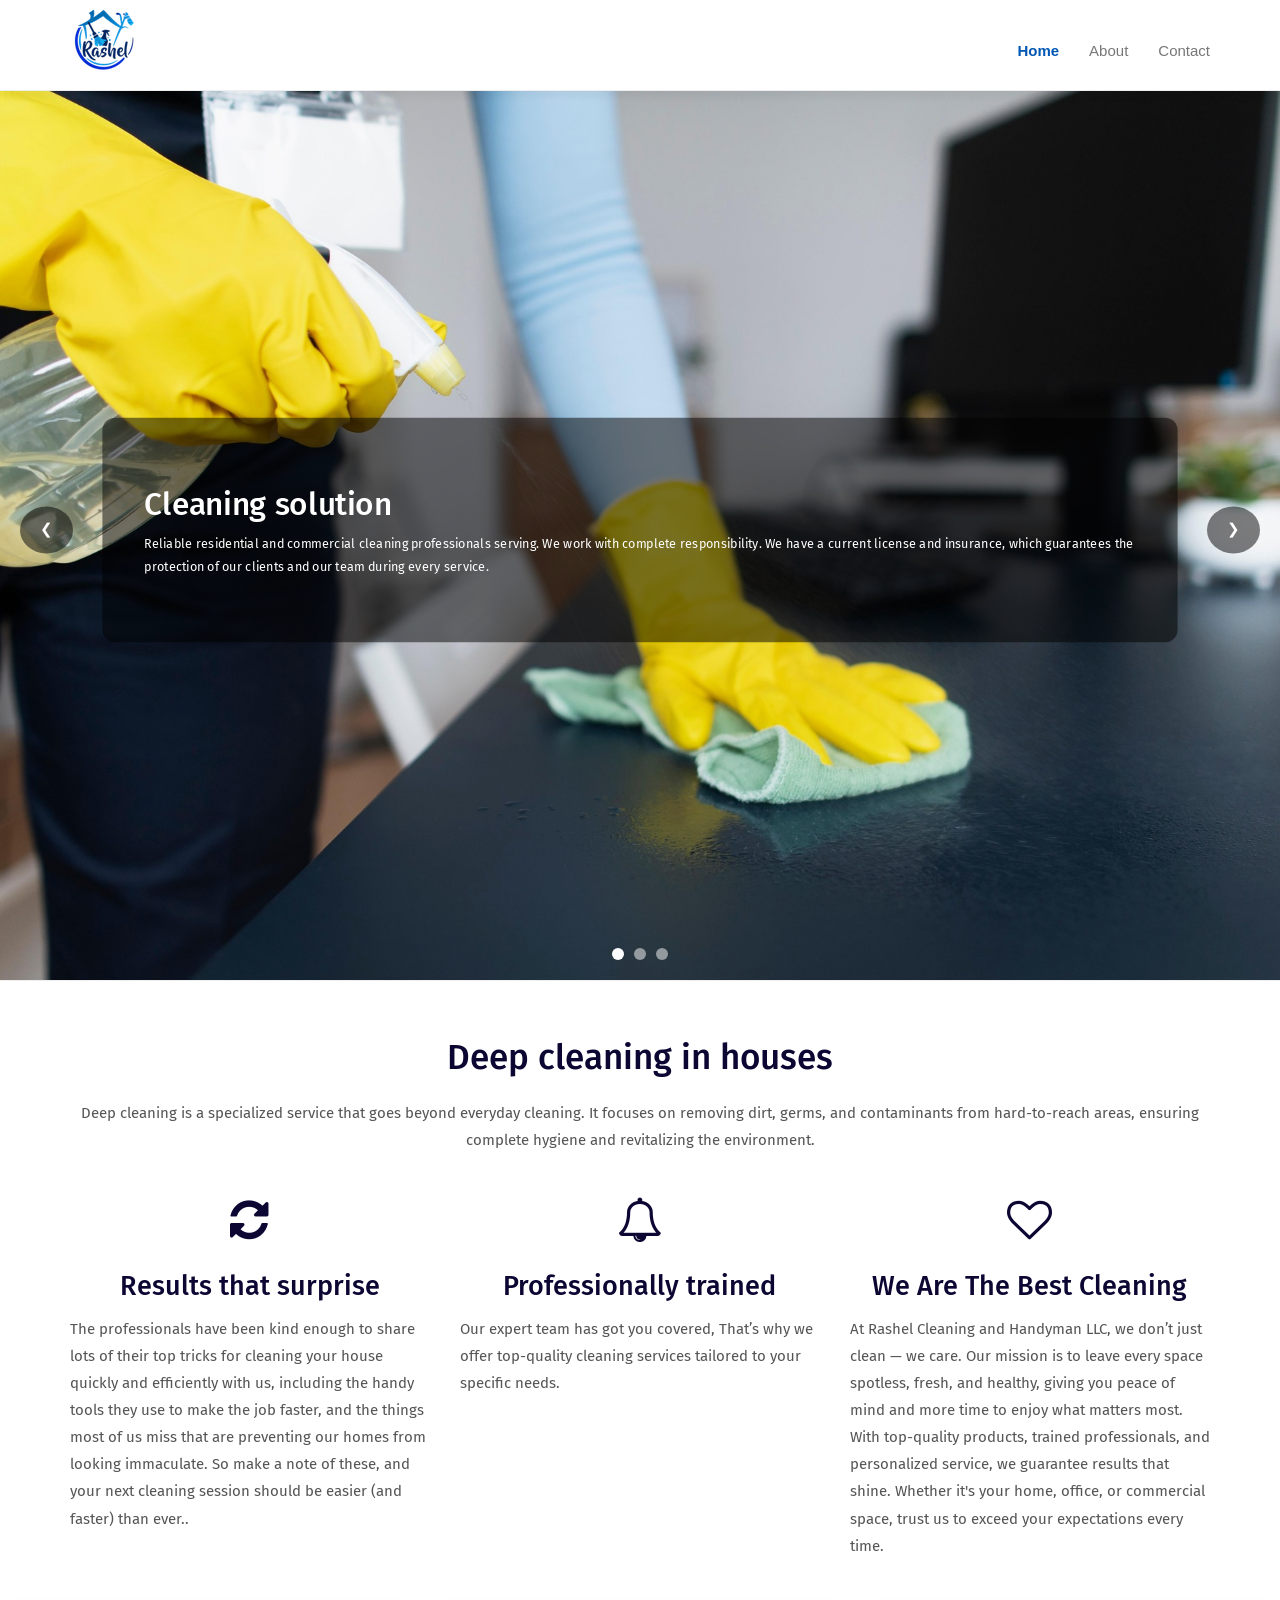
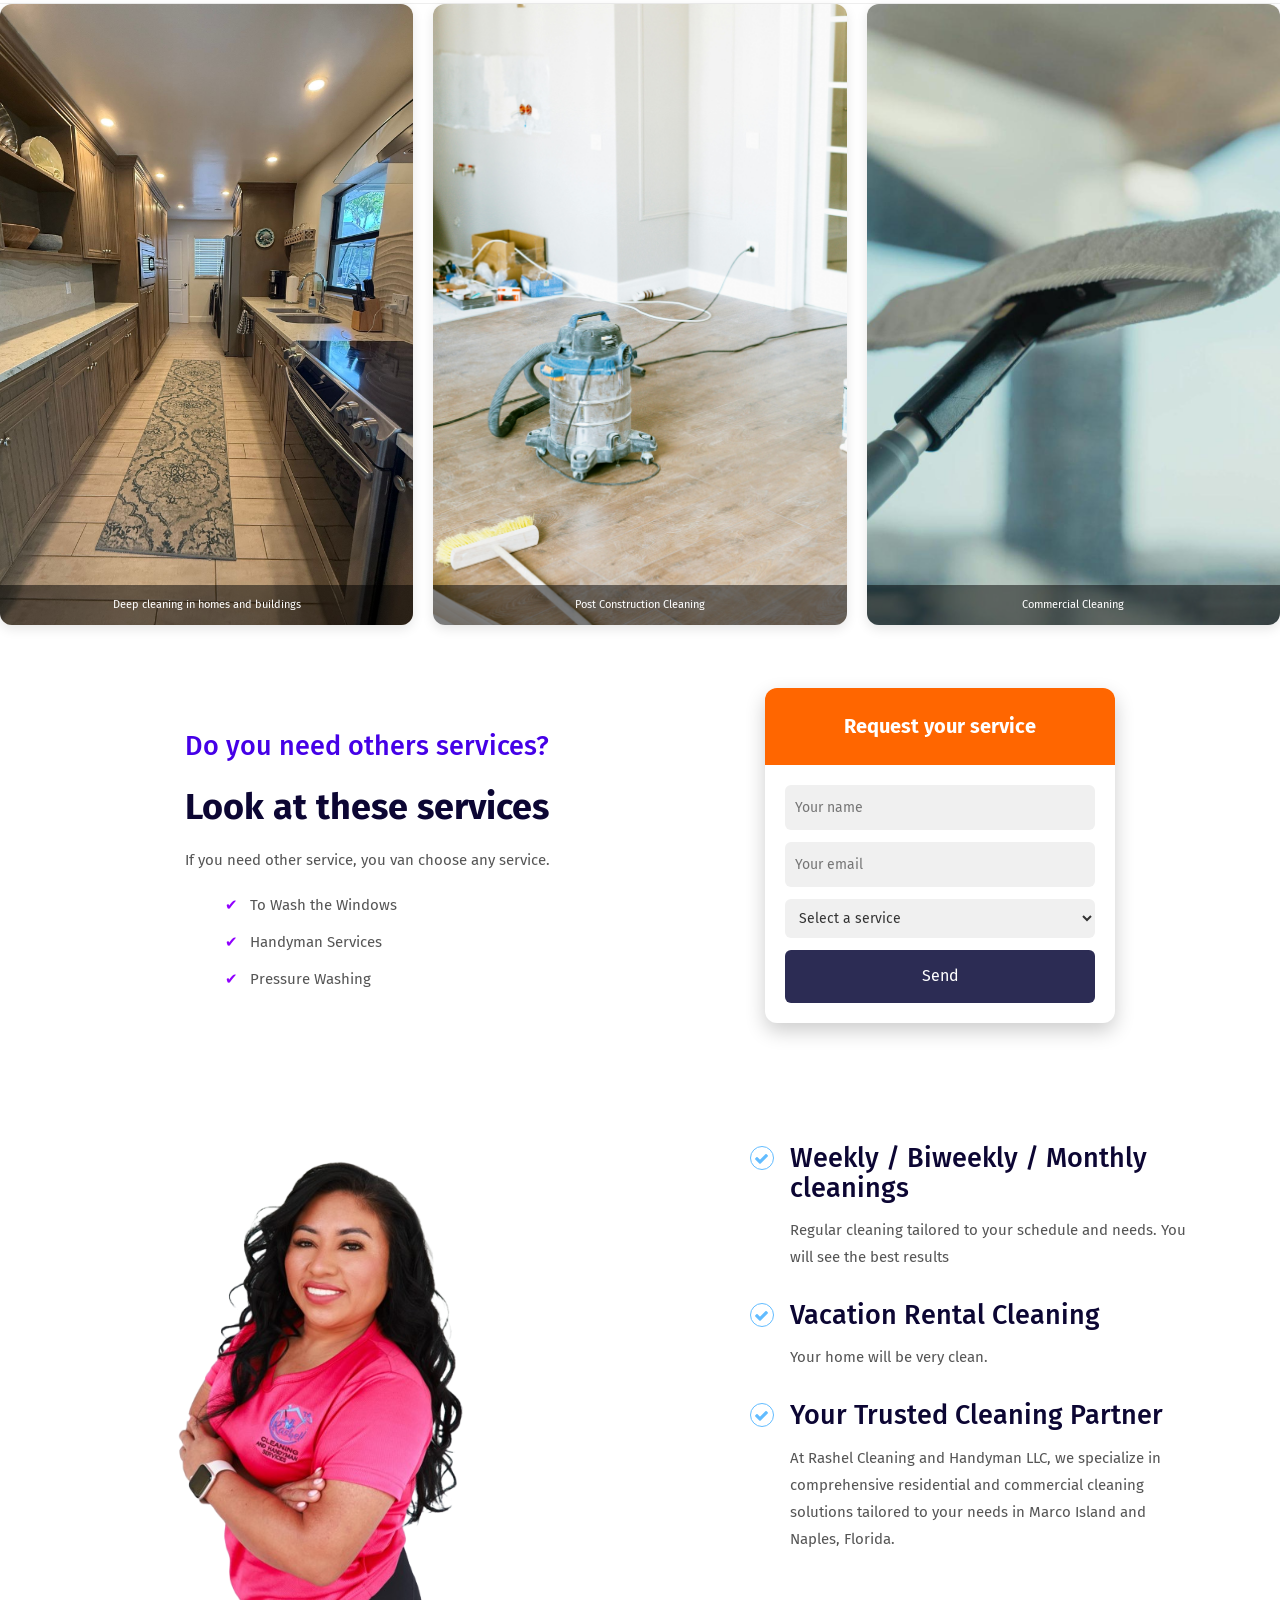
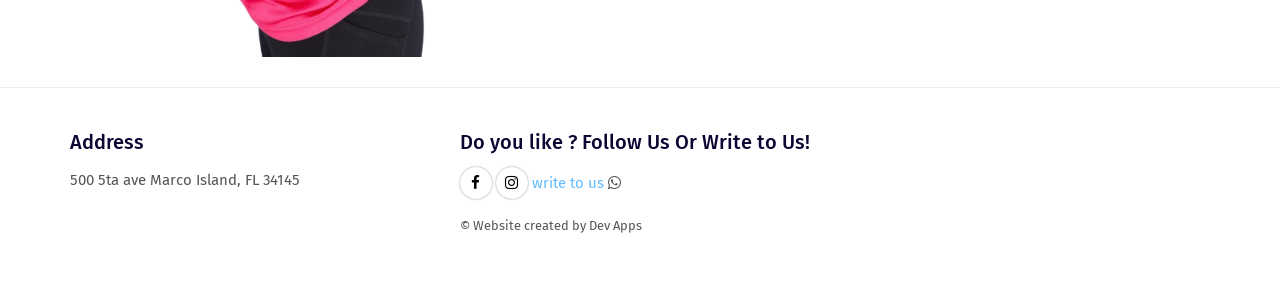
<file: index.html>
<!DOCTYPE html>
<html lang="en">

<head>
  <meta charset="UTF-8">
  <meta content="IE=edge" http-equiv="X-UA-Compatible">
  <meta name="viewport" content="width=device-width, initial-scale=1.0">
  <meta content="description" name="description">
  <meta name="google" content="notranslate" />
  <meta content="Mashup templates have been developped by Orson.io team" name="author">

  <!-- Disable tap highlight on IE -->
  <meta name="msapplication-tap-highlight" content="no">
  
  <link href="./assets/apple-touch-icon.png" rel="apple-touch-icon">
  <link href="./assets/favicon.ico" rel="icon">
  <script src="https://code.jquery.com/jquery-3.6.0.min.js"></script>
  <link rel="icon" href="./assets/images/logo_rashel3.png" type="image/png">

  <title>Rashel Cleaning</title>  

<link href="./main.a3f694c0.css" rel="stylesheet"></head>

<body>

 <!-- Add your content of header -->
<header>
  <nav class="navbar  navbar-fixed-top navbar-default">
    <div class="container">
      <div class="navbar-header">
        <button type="button" class="navbar-toggle uarr collapsed" data-toggle="collapse" data-target="#navbar-collapse-uarr">
          <span class="sr-only">Toggle navigation</span>
          <span class="icon-bar"></span>
          <span class="icon-bar"></span>
          <span class="icon-bar"></span>
        </button>
        <a class="navbar-brand" href="./" title="">
          <img src="./assets/images/rashel_logo_70x70.png" class="navbar-logo-img" alt="">
        </a>
      </div>

      <div class="collapse navbar-collapse" id="navbar-collapse-uarr">
        <ul class="nav navbar-nav navbar-right">
          <li><a href="./" title="" class="active">Home</a></li>
          <li><a href="./about.html" title=""> About</a></li>
          <!-- <li><a href="./pricing.html" title=""> Pricing </a></li> -->
          <li><a href="./contact.html" title="">Contact</a></li>
          <!--<li><a href="./components.html" title="">Components</a></li>-->
          <!-- <li>
            <p>
              <a href="https://wa.me/50499828554" class="btn btn-primary navbar-btn" title="">write to us</a>
            </p>
          </li> -->
          
        </ul>
      </div>
    </div>
  </nav>
</header>



<div class="hero-carousel">
    <!-- Slides -->
    <div class="hero-slide active" style="background-image: url('./assets/images/limpi9.jpg');">
      <div class="hero-content">
        <h1>Cleaning solution</h1>
        <p>Reliable residential and commercial cleaning professionals serving. We work with complete responsibility. We have a current license and insurance, which guarantees the protection of our clients and our team during every service.</p>
        <!-- <a href="#">Mor information</a> -->
      </div>
    </div>
  
    <div class="hero-slide" style="background-image: url('./assets/images/limpi7.jpg');">
      <div class="hero-content">
        <h1>Quality Guaranteed</h1>
        <p>we guarantee great service cleaning </p>
        <!-- <a href="#">Conoce nuestro equipo</a> -->
      </div>
    </div>
  
    <div class="hero-slide" style="background-image: url('./assets/images/limpi8.jpg');">
      <div class="hero-content">
        <h1>New Vision Cleaning</h1>
        <p>your house will have the best shine</p>
        <!-- <a href="#">Solicita presupuesto</a> -->
      </div>
    </div>
  
    <!-- Botones de navegación -->
    <div class="nav-buttons">
      <button id="prev">&#10094;</button>
      <button id="next">&#10095;</button>
    </div>
  
    <!-- Indicadores -->
    <div class="dots" id="dots">
      <span class="active"></span>
      <span></span>
      <span></span>
    </div>
  </div>

<div class="section-container border-section-container">
    <div class="container">
            <div class="row">
                <div class="col-md-12 section-container-spacer">
                    <div class="text-center">
                        <h2>Deep cleaning in houses</h2>
                        <p> Deep cleaning is a specialized service that goes beyond everyday cleaning. It focuses on removing dirt, germs, and contaminants from hard-to-reach areas, ensuring complete hygiene and revitalizing the environment. </p>
                    </div>
                </div>

                <div class="col-md-4">
                    <div class="fa-container">
                      <i class="fa fa-refresh fa-3x" aria-hidden="true"></i>
                        <!-- <i class="fa fa-comment-o fa-3x" aria-hidden="true"></i> -->
                    </div>
                    <div class="text-center">
                        <h3>Results that surprise</h3>
                    </div>
                    <div>
                        <p>The professionals have been kind enough to share lots of their top tricks for cleaning your house quickly and efficiently with us, including the handy tools they use to make the job faster, and the things most of us miss that are preventing our homes from looking immaculate. So make a note of these, and your next cleaning session should be easier (and faster) than ever..</p>
                    </div>
                </div>
                <div class="col-md-4">
                    <div class="fa-container">
                      <i class="fa fa-bell-o fa-3x" aria-hidden="true"></i>
                        
                    </div>
                    <div class="text-center">
                        <h3>Professionally trained</h3>
                    </div>
                    <div>
                        <p>Our expert team has got you covered, That’s why we offer top-quality cleaning services tailored to your specific needs.
                        </p>
                    </div>
                </div>
                <div class="col-md-4">
                    <div class="fa-container">
                        <i class="fa fa-heart-o fa-3x" aria-hidden="true"></i>
                    </div>
                    <div class="text-center">
                        <h3>We Are The Best Cleaning</h3>
                    </div>
                    <div>
                        <p>At Rashel Cleaning and Handyman LLC, we don’t just clean — we care. Our mission is to leave every space spotless, fresh, and healthy, giving you peace of mind and more time to enjoy what matters most. With top-quality products, trained professionals, and personalized service, we guarantee results that shine. Whether it's your home, office, or commercial space, trust us to exceed your expectations every time.
                        </p>
                    </div>
                </div>

            </div>
    </div>
</div>



<!--
<div class="section-container">
    <div class="container">
            <div class="row">
                <div class="col-xs-12">

                    <div id="carouselExampleIndicators" class="carousel slide" data-ride="carousel">
                        
                        <div class="carousel-inner" role="listbox">
                            <div class="item active">
                                <img class="img-responsive" src="./assets/images/pexels-karolina-grabowska-4239031.png" alt="First slide">
                            </div>
                            <div class="item">
                                <img class="img-responsive" src="./assets/images/pexels-karolina-grabowska-4239031(2).png" alt="Second slide">
                            </div>
                            <div class="item">
                                <img class="img-responsive" src="./assets/images/pexels-falling4utah-2724749.jpg" alt="Third slide">
                            </div>
                        </div>
                        <ol class="carousel-indicators">
                            <li data-target="#carouselExampleIndicators" data-slide-to="0" class="active"></li>
                            <li data-target="#carouselExampleIndicators" data-slide-to="1"></li>
                            <li data-target="#carouselExampleIndicators" data-slide-to="2"></li>
                        </ol>
                    </div>


                </div>
            </div>
    </div>
</div>-->

<div class="gallery">
    <div class="gallery-item">
      <img src="./assets/images/limpi.jpeg" alt="Imagen 1">
      <div class="gallery-text">Deep cleaning in homes and buildings</div>
    </div>
    <div class="gallery-item">
      <img src="./assets/images/limpi10.jpg" alt="Imagen 2">
      <div class="gallery-text">Post Construction Cleaning</div>
    </div>
    <div class="gallery-item">
      <img src="./assets/images/limpi12.jpg" alt="Imagen 3">
      <div class="gallery-text">Commercial Cleaning </div>
    </div>

  </div>

 <section class="section">
    <div class="content">
      <h3>Do you need others services?</h3>
      <h1>Look at these services</h1>
      <p>
        If you need other service, you van choose any service.
      </p>
      <ul>
        <li>To Wash the Windows</li>
        <li>Handyman Services</li>
        <li>Pressure Washing</li>
      </ul>
    </div>

    <div class="form-box">
      <form id="form-servicio" method="POST" action="enviar_corre.php">
        <div class="form-header">Request your service</div>
        <div class="form-body">
          <input type="text" name="nombre" placeholder="Your name" required />
          <input type="email" name="correo" placeholder="Your email" required />
          <select name="servicio" required>
            <option value="">Select a service</option>
            <option value="To Wash the Windows">To Wash the Windows</option>
            <option value="Screen Handyman">Screen Handyman</option>
            <option value="Pressure Washing">Pressure Washing</option>
          </select>
          <button type="submit">Send</button>
        </div>
      </form>
      <div id="respuesta"></div>
    </div>
  </section>

 <div class="section-container">
    <div class="container">
        <div class="col-xs-12 col-md-7">
            <img class="img-responsive" src="./assets/images/clean_4.jpg" alt="">
          </div>
          
          <div class="col-xs-12 col-md-5">
            <ul class="features">
              <li>
                <h3>Weekly / Biweekly / Monthly cleanings</h3>
                <p>Regular cleaning tailored to your schedule and needs. You will see the best results </p>
              </li>
              <li>
                <h3>Vacation Rental Cleaning</h3>
                <p>Your home will be very clean.</p>
              </li>
              <li>
                <h3>Your Trusted Cleaning Partner</h3>
                <p>At Rashel Cleaning and Handyman LLC, we specialize in comprehensive residential and commercial cleaning solutions tailored to your needs in Marco Island and Naples, Florida.</p>
              </li>
            </ul>
          </div>
                   
        </div>
    </div>
</div>






<footer>
  <div class="section-container footer-container">
      <div class="container">
          <div class="row">
                  <div class="col-md-4">
                      <h4>Address</h4>
                      <p>500 5ta ave Marco Island, FL 34145</p>
                  </div>

                  <div class="col-md-4">
                      <h4>Do you like ? Follow Us Or Write to Us!</h4>
                      <p>
                          <a href="https://www.facebook.com/profile.php?id=61576565158252&mibextid=wwXIfr&mibextid=wwXIfr" class="social-round-icon white-round-icon fa-icon" title="">
                          <i class="fa fa-facebook" aria-hidden="true"></i>
                        </a>
                        <a href=" https://www.instagram.com/invites/contact/?igsh=15s028ybzdxq9&utm_content=ydew8k7" class="social-round-icon white-round-icon fa-icon" title="">
                          <i class="fa fa-instagram" aria-hidden="true"></i>
                        </a>
                       
                                            
                        <a href="https://wa.me/+12392857939">write to us</a>
                        <i class="fa fa-whatsapp" aria-hidden="true"></i> 
                        
                      </p>
                      <p><small>© Website created by <a href="#" class="link-like-text" title="Rashel">Dev Apps</a></small></p>    
                  </div>

                  <!-- <div class="col-md-4">
                      <h4>Subscribe to newsletter</h4>
                      
                      <div class="form-group">
                          <div class="input-group">
                              <input type="text" class="form-control footer-input-text">
                              <div class="input-group-btn">
                                  <button type="button" class="btn btn-primary btn-newsletter ">OK</button>
                              </div>
                          </div>
                      </div>


                  </div> -->
          </div>
      </div>
  </div>
</footer>

<script>

  $(document).ready(function () {
  $("#form-servicio").on("submit", function (e) {
    e.preventDefault();

    $.ajax({
      url: "enviar_corre.php",
      type: "POST",
      data: $(this).serialize(),
      success: function (respuesta) {
        $("#respuesta")
          .removeClass()
          .addClass("mensaje exito")
          .text(respuesta)
          .fadeIn();

        setTimeout(() => { $("#respuesta").fadeOut(); }, 5000);
        $("#form-servicio")[0].reset();
      },
      error: function (xhr) {
        $("#respuesta")
          .removeClass()
          .addClass("mensaje error")
          .text(xhr.responseText || "❌ Error al enviar el formulario.")
          .fadeIn();

        setTimeout(() => { $("#respuesta").fadeOut(); }, 5000);
      }
    });
  });
});

  document.addEventListener("DOMContentLoaded", function (event) {
    navActivePage();
  });


  const slides = document.querySelectorAll('.hero-slide');
  const dots = document.querySelectorAll('.dots span');
  let currentSlide = 0;
  let slideInterval = setInterval(nextSlide, 6000);

  function showSlide(index) {
    slides.forEach((slide, i) => {
      slide.classList.toggle('active', i === index);
      dots[i].classList.toggle('active', i === index);
    });
  }

  function nextSlide() {
    currentSlide = (currentSlide + 1) % slides.length;
    showSlide(currentSlide);
  }

  function prevSlide() {
    currentSlide = (currentSlide - 1 + slides.length) % slides.length;
    showSlide(currentSlide);
  }

  document.getElementById('next').addEventListener('click', () => {
    nextSlide();
    resetInterval();
  });

  document.getElementById('prev').addEventListener('click', () => {
    prevSlide();
    resetInterval();
  });

  dots.forEach((dot, i) => {
    dot.addEventListener('click', () => {
      currentSlide = i;
      showSlide(currentSlide);
      resetInterval();
    });
  });

  function resetInterval() {
    clearInterval(slideInterval);
    slideInterval = setInterval(nextSlide, 6000);
  }

</script>


<script type="text/javascript" src="./main.41beeca9.js"></script></body>

</html>
</file>
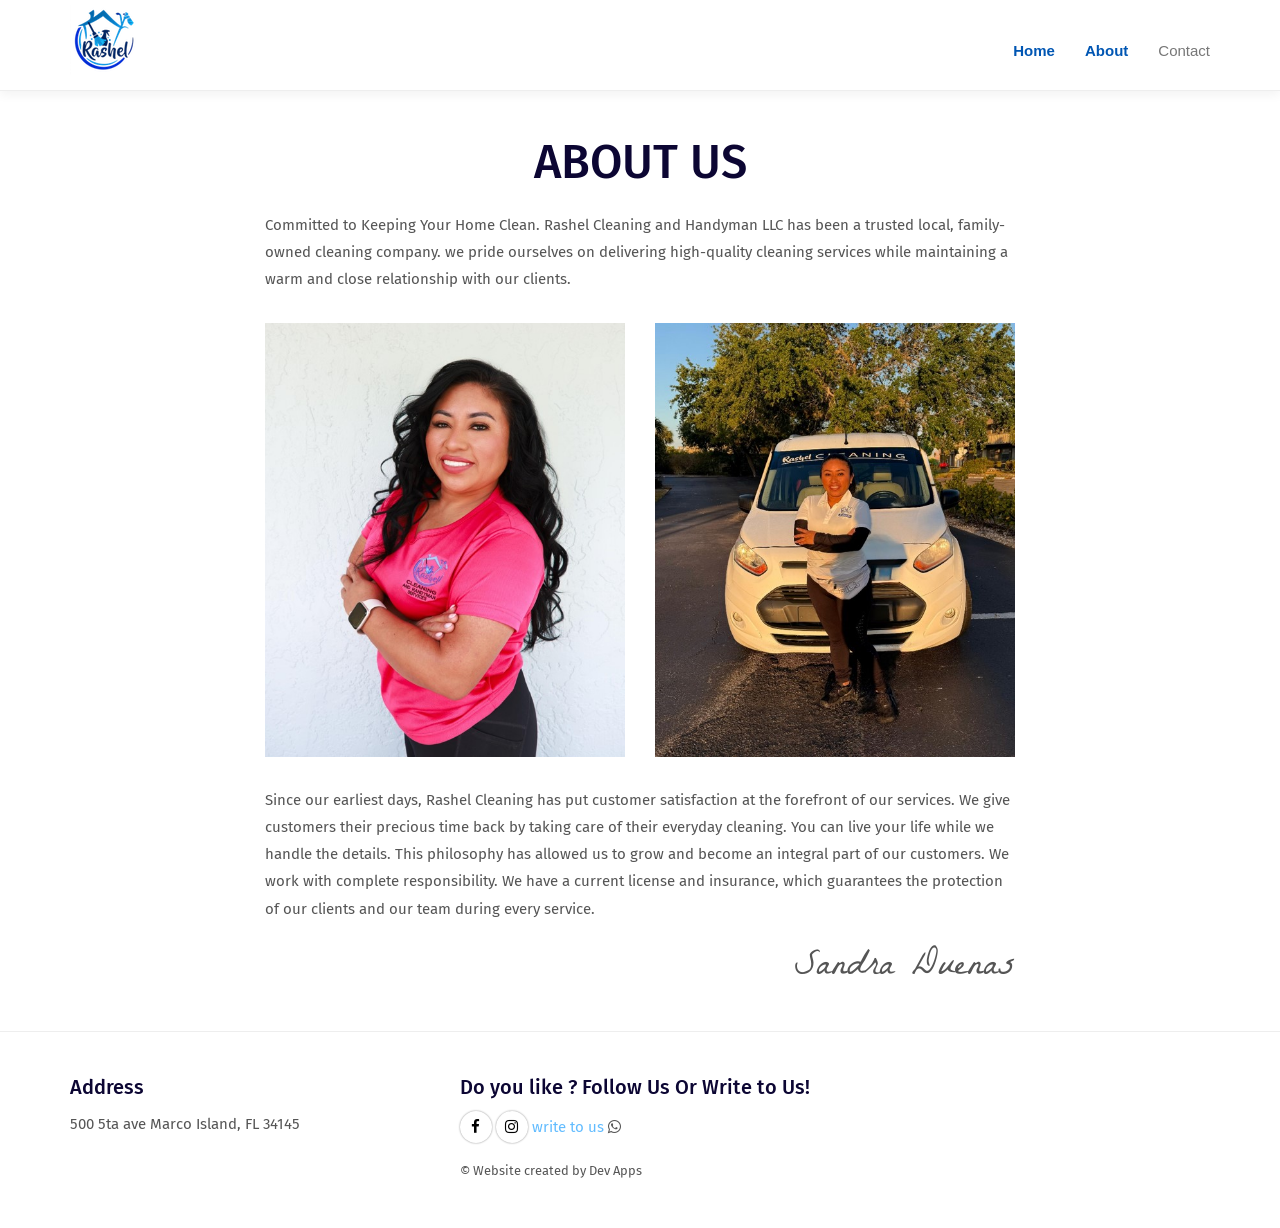
<file: about.html>
<!DOCTYPE html>
<html lang="en">

<head>
  <meta charset="UTF-8">
  <meta content="IE=edge" http-equiv="X-UA-Compatible">
  <meta content="width=device-width,initial-scale=1" name="viewport">
  <meta content="description" name="description">
  <meta name="google" content="notranslate" />
  <meta content="Mashup templates have been developped by Orson.io team" name="author">

  <!-- Disable tap highlight on IE -->
  <meta name="msapplication-tap-highlight" content="no">
  
  <link href="./assets/apple-touch-icon.png" rel="apple-touch-icon">
  <link href="./assets/favicon.ico" rel="icon">
  <link rel="icon" href="./assets/images/logo_rashel3.png" type="image/png">


  <title>Rashel Cleaning</title>  

<link href="./main.a3f694c0.css" rel="stylesheet"></head>

<body>

 <!-- Add your content of header -->
<header>
  <nav class="navbar  navbar-fixed-top navbar-default">
    <div class="container">
      <div class="navbar-header">
        <button type="button" class="navbar-toggle uarr collapsed" data-toggle="collapse" data-target="#navbar-collapse-uarr">
          <span class="sr-only">Toggle navigation</span>
          <span class="icon-bar"></span>
          <span class="icon-bar"></span>
          <span class="icon-bar"></span>
        </button>
        <a class="navbar-brand" href="./" title="">
          <img src="./assets/images/rashel_logo_70x70.png" class="navbar-logo-img" alt="">
        </a>
      </div>

      <div class="collapse navbar-collapse" id="navbar-collapse-uarr">
        <ul class="nav navbar-nav navbar-right">
          <li><a href="./" title="" class="active">Home</a></li>
          <li><a href="./about.html" title=""> About</a></li>
          <!-- <li><a href="./pricing" title=""> Pricing </a></li> -->
          <li><a href="./contact.html" title="">Contact</a></li>
          <!-- <li>
            <p>
              <a href="#" class="btn btn-primary navbar-btn" title="">Call Us</a>
            </p>
          </li> -->
          
        </ul>
      </div>
    </div>
  </nav>
</header>



<!--
<div class="">
    <div class="container">
        <div class="row">

            <div class="col-xs-12">
               <img class="img-responsive" src="./assets/images/ChatGPT Image May 21, 2025, 09_18_05 PM.jpg">
            </div>
        </div>
    </div>
</div>
-->
<div class="section-container">
    <div class="container">
        <div class="row">
               <div class="col-xs-12 col-md-8 col-md-offset-2">
                    <div class="text-center">
                    <h1>ABOUT US</h1>
                     </div>   
                        <p class="section-container-spacer">Committed to Keeping Your Home Clean. Rashel Cleaning and Handyman LLC has been a trusted local, family-owned cleaning company. we pride ourselves on delivering high-quality cleaning services while maintaining a warm and close relationship with our clients.
                        </p>

                    <div class="row section-container-spacer">
                        <div class="col-md-6">
                            <img class="img-responsive" src="./assets/images/clean_14.jpg">
                        </div>
                        <div class="col-md-6">
                            <img class="img-responsive" src="./assets/images/clean_12.jpg">
                        </div>
                    </div>

               </div>
               
                <div class="col-xs-12 col-md-8 col-md-offset-2">
              
                        <p>Since our earliest days, Rashel Cleaning has put customer satisfaction at the forefront of our services. We give customers their precious time back by taking care of their everyday cleaning. You can live your life while we handle the details. This philosophy has allowed us to grow and become an integral part of our customers. We work with complete responsibility. We have a current license and insurance, which guarantees the protection of our clients and our team during every service. 
                            </p>
                            <small class="signature pull-right">Sandra Duenas</small>
                </div>
            </div>




        </div>

    </div>



</div>



<footer>
  <div class="section-container footer-container">
      <div class="container">
          <div class="row">
                  <div class="col-md-4">
                      <h4>Address</h4>
                      <p>500 5ta ave Marco Island, FL 34145</p>
                  </div>

                  <div class="col-md-4">
                      <h4>Do you like ? Follow Us Or Write to Us!</h4>
                      <p>
                          <a href="https://www.facebook.com/profile.php?id=61576565158252&mibextid=wwXIfr&mibextid=wwXIfr" class="social-round-icon white-round-icon fa-icon" title="">
                          <i class="fa fa-facebook" aria-hidden="true"></i>
                        </a>
                        <a href=" https://www.instagram.com/invites/contact/?igsh=15s028ybzdxq9&utm_content=ydew8k7" class="social-round-icon white-round-icon fa-icon" title="">
                          <i class="fa fa-instagram" aria-hidden="true"></i>
                        </a>
                       
                                            
                        <a href="https://wa.me/+12392857939">write to us</a>
                        <i class="fa fa-whatsapp" aria-hidden="true"></i> 
                        
                      </p>
                      <p><small>© Website created by <a href="#" class="link-like-text" title="Rashel">Dev Apps</a></small></p>    
                  </div>

                  <!-- <div class="col-md-4">
                      <h4>Subscribe to newsletter</h4>
                      
                      <div class="form-group">
                          <div class="input-group">
                              <input type="text" class="form-control footer-input-text">
                              <div class="input-group-btn">
                                  <button type="button" class="btn btn-primary btn-newsletter ">OK</button>
                              </div>
                          </div>
                      </div>


                  </div> -->
          </div>
      </div>
  </div>
</footer>
<script>
  document.addEventListener("DOMContentLoaded", function (event) {
    navActivePage();
  });
</script>

<!-- Google Analytics: change UA-XXXXX-X to be your site's ID 

<script>
  (function (i, s, o, g, r, a, m) {
    i['GoogleAnalyticsObject'] = r; i[r] = i[r] || function () {
      (i[r].q = i[r].q || []).push(arguments)
    }, i[r].l = 1 * new Date(); a = s.createElement(o),
      m = s.getElementsByTagName(o)[0]; a.async = 1; a.src = g; m.parentNode.insertBefore(a, m)
  })(window, document, 'script', '//www.google-analytics.com/analytics.js', 'ga');
  ga('create', 'UA-XXXXX-X', 'auto');
  ga('send', 'pageview');
</script>

--> 
<script type="text/javascript" src="./main.41beeca9.js"></script></body>

</html>
</file>
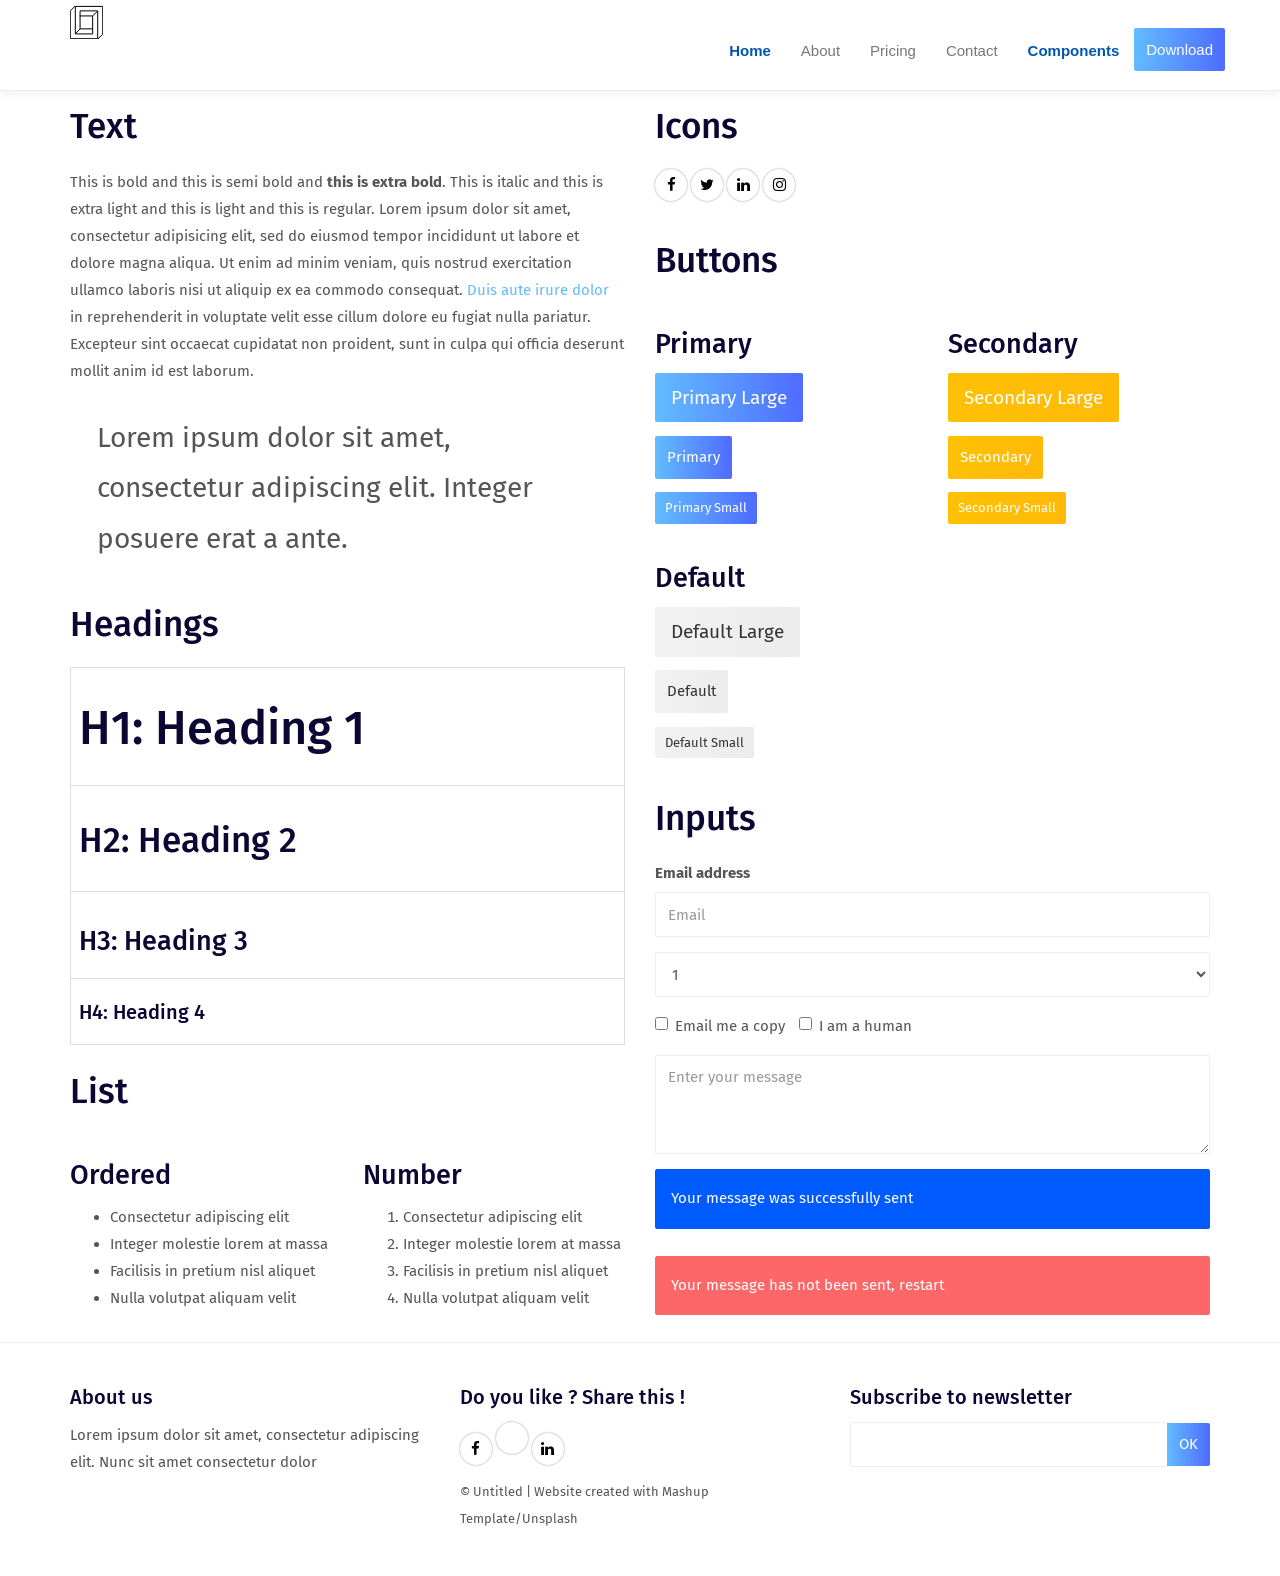
<file: components.html>
<!DOCTYPE html>
<html lang="en">

<head>
  <meta charset="UTF-8">
  <meta content="IE=edge" http-equiv="X-UA-Compatible">
  <meta content="width=device-width,initial-scale=1" name="viewport">
  <meta content="description" name="description">
  <meta name="google" content="notranslate" />
  <meta content="Mashup templates have been developped by Orson.io team" name="author">

  <!-- Disable tap highlight on IE -->
  <meta name="msapplication-tap-highlight" content="no">
  
  <link href="./assets/apple-touch-icon.png" rel="apple-touch-icon">
  <link href="./assets/favicon.ico" rel="icon">

 

  <title>Title page</title>  

<link href="./main.a3f694c0.css" rel="stylesheet"></head>

<body>

 <!-- Add your content of header -->
<header>
  <nav class="navbar  navbar-fixed-top navbar-default">
    <div class="container">
      <div class="navbar-header">
        <button type="button" class="navbar-toggle uarr collapsed" data-toggle="collapse" data-target="#navbar-collapse-uarr">
          <span class="sr-only">Toggle navigation</span>
          <span class="icon-bar"></span>
          <span class="icon-bar"></span>
          <span class="icon-bar"></span>
        </button>
        <a class="navbar-brand" href="./index.html" title="">
          <img src="./assets/images/mashuptemplate.svg" class="navbar-logo-img" alt="">
        </a>
      </div>

      <div class="collapse navbar-collapse" id="navbar-collapse-uarr">
        <ul class="nav navbar-nav navbar-right">
          <li><a href="./index.html" title="" class="active">Home</a></li>
          <li><a href="./about.html" title=""> About</a></li>
          <li><a href="./pricing.html" title=""> Pricing </a></li>
          <li><a href="./contact.html" title="">Contact</a></li>
          <li><a href="./components.html" title="">Components</a></li>
          <li>
            <p>
              <a href="./download.html" class="btn btn-primary navbar-btn" title="">Download</a>
            </p>
          </li>
          
        </ul>
      </div>
    </div>
  </nav>
</header>



<!-- Add your site or app content here -->
<div class="container">
    <div class="row">
      <div class="col-xs-12 col-md-6">

        <div class="template-example">
          <h2 class="template-title-example">Text</h2>
          <p>This is bold and this is semi bold and <b>this is extra bold</b>. This is italic and this is extra light and this is light
          and this is regular. Lorem ipsum dolor sit amet, consectetur adipisicing elit, sed do eiusmod
          tempor incididunt ut labore et dolore magna aliqua. Ut enim ad minim veniam,
          quis nostrud exercitation ullamco laboris nisi ut aliquip ex ea commodo
          consequat. <a href="">Duis aute irure dolor</a> in reprehenderit in voluptate velit esse
          cillum dolore eu fugiat nulla pariatur. Excepteur sint occaecat cupidatat non
          proident, sunt in culpa qui officia deserunt mollit anim id est laborum.

          <blockquote>
            <p>Lorem ipsum dolor sit amet, consectetur adipiscing elit. Integer posuere erat a ante.</p>
          </blockquote>
          
          </p>
        </div>

        <div class="template-example">
          <h2 class="template-title-example">Headings</h2>
          
          <table class="table table-bordered">
            <tr><td><h1>H1: Heading 1</h1></td></tr>
            <tr><td><h2>H2: Heading 2</h2></td></tr>
            <tr><td><h3>H3: Heading 3</h3></td></tr>
            <tr><td><h4>H4: Heading 4</h4></td></tr>
          </table>
          
        </div>

        
        <div class="template-example">
          <h2 class="template-title-example">List</h2>
          <div class="row">
            <div class="col-md-6">
              <h3 class="template-title-example">Ordered</h3>
              <ul>
                <li>Consectetur adipiscing elit</li>
                <li>Integer molestie lorem at massa</li>
                <li>Facilisis in pretium nisl aliquet</li>
                <li>Nulla volutpat aliquam velit</li>
              </ul>
            </div>
            <div class="col-md-6">
              <h3 class="template-title-example">Number</h3>
              <ol>
                <li>Consectetur adipiscing elit</li>
                <li>Integer molestie lorem at massa</li>
                <li>Facilisis in pretium nisl aliquet</li>
                <li>Nulla volutpat aliquam velit</li>
              </ol>
            </div>
          </div>
        </div>
        

        
      </div>

      <div class="col-xs-12 col-md-6">
        <div class="template-example">
          
          <div class="row">
            
            <div class="col-md-6">
                <h2 class="template-title-example">Icons</h2>
                <p>
                    <span class="fa-icon">
                      <i class="fa fa-facebook"></i>
                    </span>
                  
                    <span class="fa-icon">
                      <i class="fa fa-twitter"></i>
                    </span>
                  
                    <span class="fa-icon">
                      <i class="fa fa-linkedin"></i>
                    </span>
                 
                    <span class="fa-icon">
                      <i class="fa fa-instagram"></i>
                    </span>
                  
                </p>
            </div>

          </div>


          


        </div>

        <div class="template-example">
          <h2 class="template-title-example">Buttons</h2>
          <div class="row">
            <div class="col-md-6">
              <h3 class="template-title-example">Primary</h2>
              <div class="row">
                  <div class="col-md-6">
                  <p><a href="" class="btn btn-primary btn-lg">Primary Large</a></p>
                  <p><a href="" class="btn btn-primary">Primary </a></p>
                  <p><a href="" class="btn btn-primary btn-sm">Primary Small</a></p>
                </div>
              </div>

              <h3 class="template-title-example">Default</h2>
              <div class="row">
                  <div class="col-md-6">
                  <p><a href="" class="btn btn-default btn-lg">Default Large</a></p>
                  <p><a href="" class="btn btn-default">Default </a></p>
                  <p><a href="" class="btn btn-default btn-sm">Default Small</a></p>
                </div>
              </div>

            </div>

            <div class="col-md-6">
              <h3 class="template-title-example">Secondary</h2>
              <div class="row">
                  <div class="col-md-6">
                  <p><a href="" class="btn btn-info btn-lg">Secondary Large</a></p>
                  <p><a href="" class="btn btn-info">Secondary </a></p>
                  <p><a href="" class="btn btn-info btn-sm">Secondary Small</a></p>
                </div>
              </div>
            </div>
          </div>
        </div>
        
        <div class="template-example">
          <h2 class="template-title-example">Inputs</h2>

            <div class="form-group">
              <label for="exampleInputEmail1">Email address</label>
              <input type="email" class="form-control" id="exampleInputEmail1" placeholder="Email">
            </div>

            <div class="form-group">
              <select class="form-control">
                <option>1</option>
                <option>2</option>
                <option>3</option>
                <option>4</option>
                <option>5</option>
              </select>
            </div>

            <div class="form-group">
              <label class="checkbox-inline">
                <input 
                type="checkbox" id="inlineCheckbox1" value="option1"> Email me a copy
              </label>
              <label class="checkbox-inline">
                <input type="checkbox" id="inlineCheckbox2" value="option2"> I am a human
              </label>
            </div>

            <div class="form-group">
              <textarea class="form-control" rows="3" placeholder="Enter your message"></textarea>
            </div>
            
            <div class="alert alert-success" role="alert">Your message was successfully sent</div>
            <div class="alert alert-danger" role="alert">Your message has not been sent, restart</div>
        </div>




      </div>
    </div>
</div>
<footer>
    <div class="section-container footer-container">
        <div class="container">
            <div class="row">
                    <div class="col-md-4">
                        <h4>About us</h4>
                        <p>Lorem ipsum dolor sit amet, consectetur adipiscing elit. Nunc sit amet consectetur dolor</p>
                    </div>

                    <div class="col-md-4">
                        <h4>Do you like ? Share this !</h4>
                        <p>
                            <a href="https://facebook.com/" class="social-round-icon white-round-icon fa-icon" title="">
                            <i class="fa fa-facebook" aria-hidden="true"></i>
                          </a>
                          <a href="https://twitter.com/" class="social-round-icon white-round-icon fa-icon" title="">
                            <i class="&#xF437" aria-hidden="true"></i>
                          </a>
                          <a href="https://www.linkedin.com/" class="social-round-icon white-round-icon fa-icon" title="">
                            <i class="fa fa-linkedin" aria-hidden="true"></i>
                          </a>
                        </p>
                        <p><small>© Untitled | Website created with <a href="http://www.mashup-template.com/" class="link-like-text" title="Create website with free html template">Mashup Template</a>/<a href="http://www.unsplash.com/" class="link-like-text" title="Beautiful Free Images">Unsplash</a></small></p>    
                    </div>

                    <div class="col-md-4">
                        <h4>Subscribe to newsletter</h4>
                        
                        <div class="form-group">
                            <div class="input-group">
                                <input type="text" class="form-control footer-input-text">
                                <div class="input-group-btn">
                                    <button type="button" class="btn btn-primary btn-newsletter ">OK</button>
                                </div>
                            </div>
                        </div>


                    </div>
            </div>
        </div>
    </div>
</footer>

<script>
  document.addEventListener("DOMContentLoaded", function (event) {
    navActivePage();
  });
</script>

<!-- Google Analytics: change UA-XXXXX-X to be your site's ID 

<script>
  (function (i, s, o, g, r, a, m) {
    i['GoogleAnalyticsObject'] = r; i[r] = i[r] || function () {
      (i[r].q = i[r].q || []).push(arguments)
    }, i[r].l = 1 * new Date(); a = s.createElement(o),
      m = s.getElementsByTagName(o)[0]; a.async = 1; a.src = g; m.parentNode.insertBefore(a, m)
  })(window, document, 'script', '//www.google-analytics.com/analytics.js', 'ga');
  ga('create', 'UA-XXXXX-X', 'auto');
  ga('send', 'pageview');
</script>

--> 
<script type="text/javascript" src="./main.41beeca9.js"></script></body>

</html>
</file>
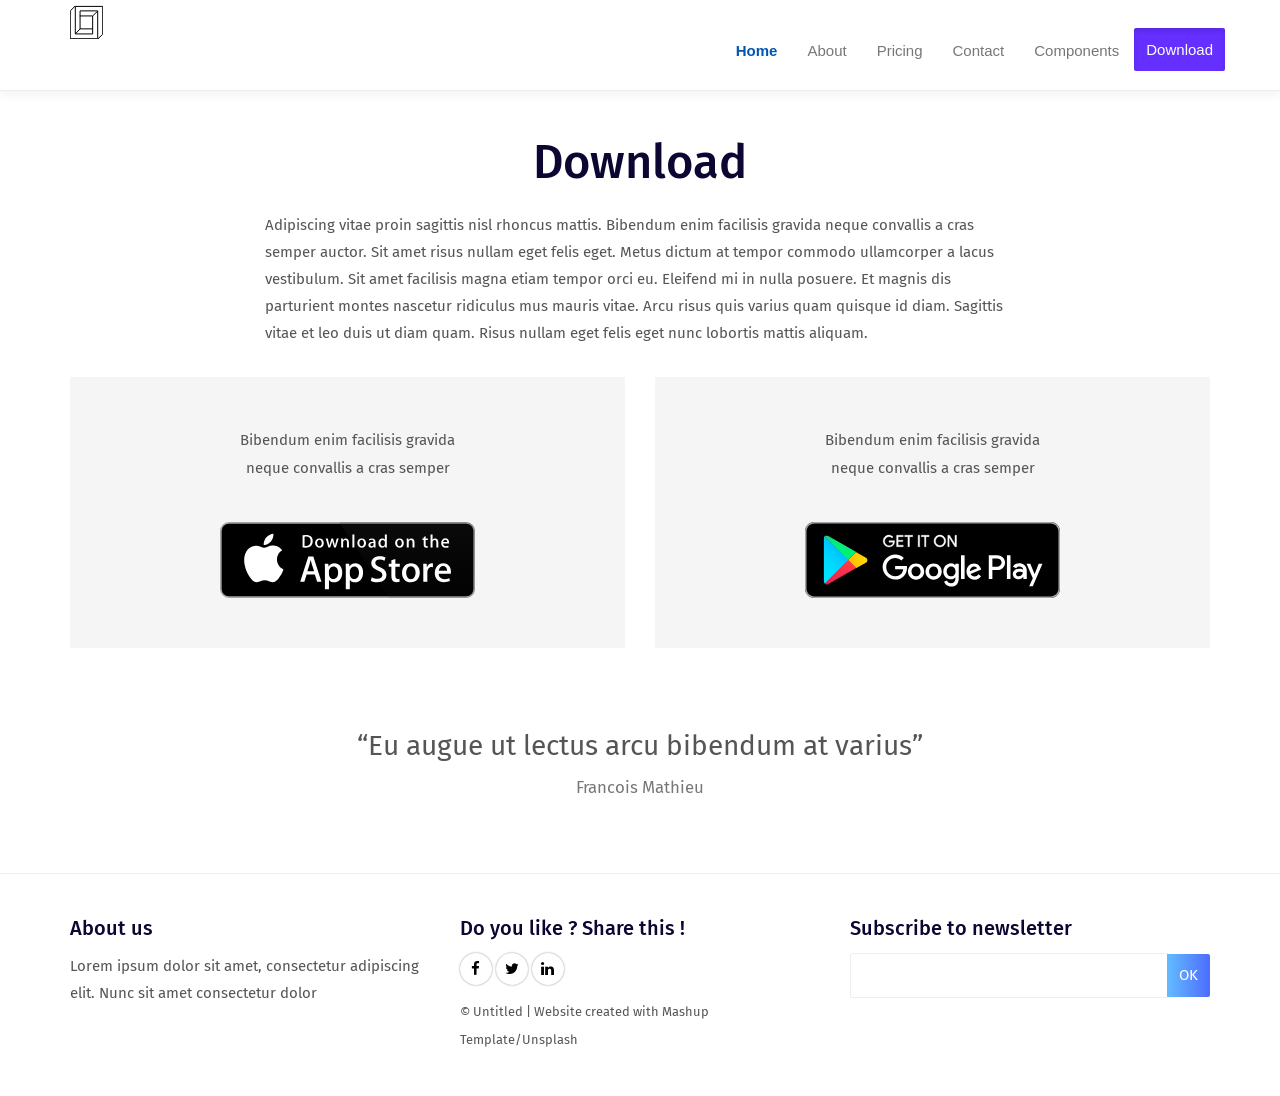
<file: download.html>
<!DOCTYPE html>
<html lang="en">

<head>
  <meta charset="UTF-8">
  <meta content="IE=edge" http-equiv="X-UA-Compatible">
  <meta content="width=device-width,initial-scale=1" name="viewport">
  <meta content="description" name="description">
  <meta name="google" content="notranslate" />
  <meta content="Mashup templates have been developped by Orson.io team" name="author">

  <!-- Disable tap highlight on IE -->
  <meta name="msapplication-tap-highlight" content="no">
  
  <link href="./assets/apple-touch-icon.png" rel="apple-touch-icon">
  <link href="./assets/favicon.ico" rel="icon">

 

  <title>Title page</title>  

<link href="./main.a3f694c0.css" rel="stylesheet"></head>

<body>

 <!-- Add your content of header -->
<header>
  <nav class="navbar  navbar-fixed-top navbar-default">
    <div class="container">
      <div class="navbar-header">
        <button type="button" class="navbar-toggle uarr collapsed" data-toggle="collapse" data-target="#navbar-collapse-uarr">
          <span class="sr-only">Toggle navigation</span>
          <span class="icon-bar"></span>
          <span class="icon-bar"></span>
          <span class="icon-bar"></span>
        </button>
        <a class="navbar-brand" href="./index.html" title="">
          <img src="./assets/images/mashuptemplate.svg" class="navbar-logo-img" alt="">
        </a>
      </div>

      <div class="collapse navbar-collapse" id="navbar-collapse-uarr">
        <ul class="nav navbar-nav navbar-right">
          <li><a href="./index.html" title="" class="active">Home</a></li>
          <li><a href="./about.html" title=""> About</a></li>
          <li><a href="./pricing.html" title=""> Pricing </a></li>
          <li><a href="./contact.html" title="">Contact</a></li>
          <li><a href="./components.html" title="">Components</a></li>
          <li>
            <p>
              <a href="./download.html" class="btn btn-primary navbar-btn" title="">Download</a>
            </p>
          </li>
          
        </ul>
      </div>
    </div>
  </nav>
</header>




<div class="section-container">
    <div class="container">
    
        <div class="row">
            <div class="col-xs-12 col-md-8 col-md-offset-2">
                <div class="section-container-spacer">
                    <div class="text-center">
                        <h1>Download</h1>
                    </div>
                    <p>Adipiscing vitae proin sagittis nisl rhoncus mattis. Bibendum enim facilisis gravida neque convallis
                        a cras semper auctor. Sit amet risus nullam eget felis eget. Metus dictum at tempor commodo ullamcorper
                        a lacus vestibulum. Sit amet facilisis magna etiam tempor orci eu. Eleifend mi in nulla posuere.
                        Et magnis dis parturient montes nascetur ridiculus mus mauris vitae. Arcu risus quis varius quam
                        quisque id diam. Sagittis vitae et leo duis ut diam quam. Risus nullam eget felis eget nunc lobortis
                        mattis aliquam.
                    </p>
                </div>
            </div>
        </div>

        <div class="row">
            <div class="col-md-6 ">
                <div class="download-card ">
                    <p>Bibendum enim facilisis gravida <br>neque convallis a cras semper </p>
                    <br>
                    <a href="https://itunes.apple.com/fr/genre/mac/" title=""> <img src="./assets/images/app-store-apple.svg" class="img-responsive" alt=""></a>
                </div>
            </div>
            <div class="col-md-6 ">
                <div class="download-card">
                    <p>Bibendum enim facilisis gravida <br>neque convallis a cras semper </p>
                    <br>
                    <a href="https://play.google.com/store/apps" title=""> <img src="./assets/images/google-play.svg" class="img-responsive" alt=""></a>
                </div>
                    
            </div>
        </div>
    </div>
</div>           


<div class="section-container">
    <div class="container">
        <div class="row">
            <div class="col-xs-12">

                <div class="text-center">
                    <blockquote>
                        <p>“Eu augue ut lectus arcu bibendum at varius”
                            <small class="">Francois Mathieu</small>
                        </p>
                    </blockquote>
                </div>

                

</div>
        </div>
    </div>
</div>





<footer>
    <div class="section-container footer-container">
        <div class="container">
            <div class="row">
                    <div class="col-md-4">
                        <h4>About us</h4>
                        <p>Lorem ipsum dolor sit amet, consectetur adipiscing elit. Nunc sit amet consectetur dolor</p>
                    </div>

                    <div class="col-md-4">
                        <h4>Do you like ? Share this !</h4>
                        <p>
                            <a href="https://facebook.com/" class="social-round-icon white-round-icon fa-icon" title="">
                            <i class="fa fa-facebook" aria-hidden="true"></i>
                          </a>
                          <a href="hhttps://www.instagram.com/invites/contact/?igsh=15s028ybzdxq9&utm_content=ydew8k7" class="social-round-icon white-round-icon fa-icon" title="">
                            <i class="fa fa-twitter" aria-hidden="true"></i>
                          </a>
                          <a href="https://www.linkedin.com/" class="social-round-icon white-round-icon fa-icon" title="">
                            <i class="fa fa-linkedin" aria-hidden="true"></i>
                          </a>
                        </p>
                        <p><small>© Untitled | Website created with <a href="http://www.mashup-template.com/" class="link-like-text" title="Create website with free html template">Mashup Template</a>/<a href="http://www.unsplash.com/" class="link-like-text" title="Beautiful Free Images">Unsplash</a></small></p>    
                    </div>

                    <div class="col-md-4">
                        <h4>Subscribe to newsletter</h4>
                        
                        <div class="form-group">
                            <div class="input-group">
                                <input type="text" class="form-control footer-input-text">
                                <div class="input-group-btn">
                                    <button type="button" class="btn btn-primary btn-newsletter ">OK</button>
                                </div>
                            </div>
                        </div>


                    </div>
            </div>
        </div>
    </div>
</footer>

<script>
  document.addEventListener("DOMContentLoaded", function (event) {
    navActivePage();
  });
</script>

<!-- Google Analytics: change UA-XXXXX-X to be your site's ID 

<script>
  (function (i, s, o, g, r, a, m) {
    i['GoogleAnalyticsObject'] = r; i[r] = i[r] || function () {
      (i[r].q = i[r].q || []).push(arguments)
    }, i[r].l = 1 * new Date(); a = s.createElement(o),
      m = s.getElementsByTagName(o)[0]; a.async = 1; a.src = g; m.parentNode.insertBefore(a, m)
  })(window, document, 'script', '//www.google-analytics.com/analytics.js', 'ga');
  ga('create', 'UA-XXXXX-X', 'auto');
  ga('send', 'pageview');
</script>

--> 
<script type="text/javascript" src="./main.41beeca9.js"></script></body>

</html>
</file>
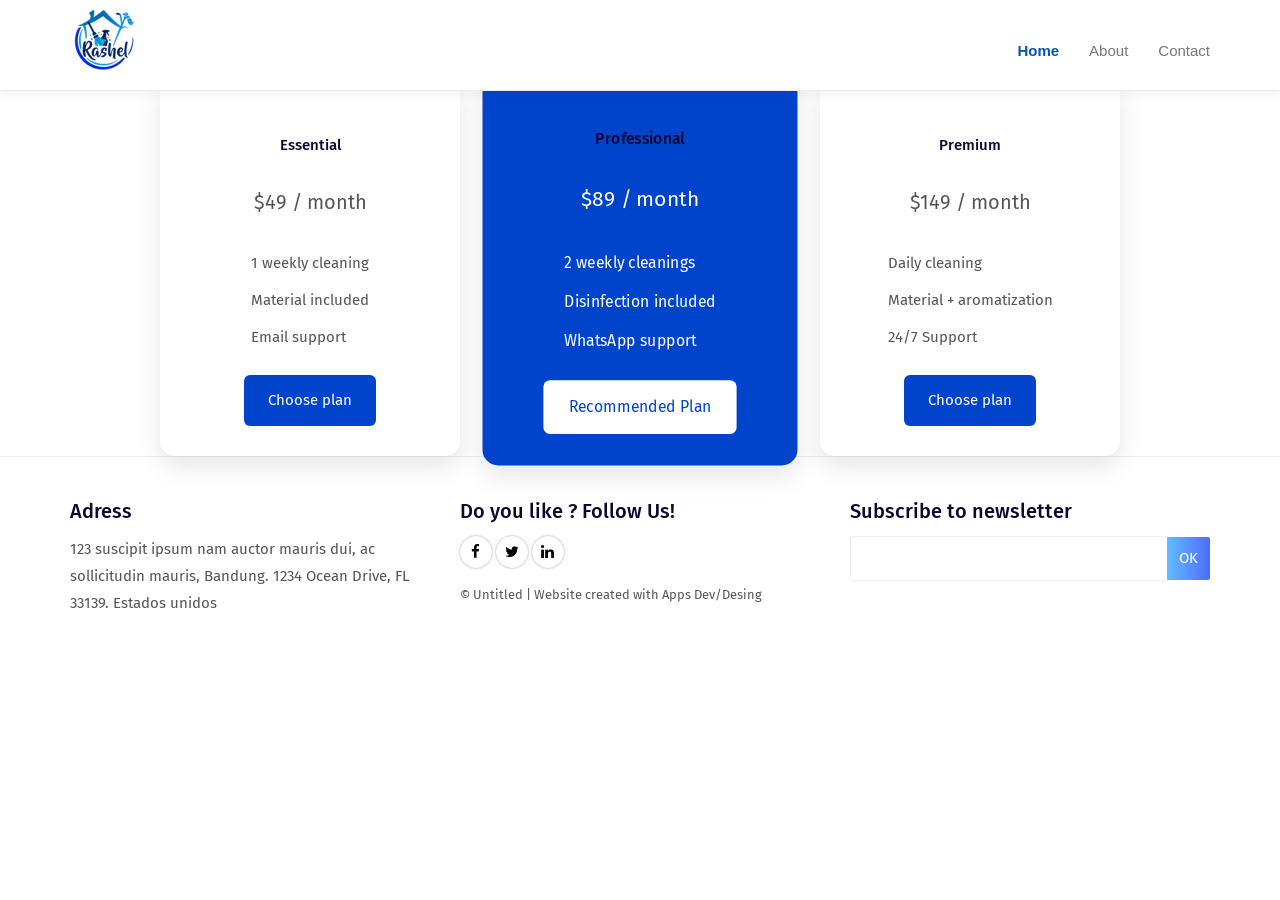
<file: pricing.html>
<!DOCTYPE html>
<html lang="en">

<head>
  <meta charset="UTF-8">
  <meta content="IE=edge" http-equiv="X-UA-Compatible">
  <meta content="width=device-width,initial-scale=1" name="viewport">
  <meta content="description" name="description">
  <meta name="google" content="notranslate" />
  <meta content="Mashup templates have been developped by Orson.io team" name="author">

  <!-- Disable tap highlight on IE -->
  <meta name="msapplication-tap-highlight" content="no">
  
  <link href="./assets/apple-touch-icon.png" rel="apple-touch-icon">
  <link href="./assets/favicon.ico" rel="icon">

 

  <title>Rashel Cleaning</title>  

<link href="./main.a3f694c0.css" rel="stylesheet"></head>

<body>

 <!-- Add your content of header -->
<header>
  <nav class="navbar  navbar-fixed-top navbar-default">
    <div class="container">
      <div class="navbar-header">
        <button type="button" class="navbar-toggle uarr collapsed" data-toggle="collapse" data-target="#navbar-collapse-uarr">
          <span class="sr-only">Toggle navigation</span>
          <span class="icon-bar"></span>
          <span class="icon-bar"></span>
          <span class="icon-bar"></span>
        </button>
        <a class="navbar-brand" href="./index.html" title="">
          <img src="./assets/images/rashel_logo_70x70.png" class="navbar-logo-img" alt="">
        </a>
      </div>

      <div class="collapse navbar-collapse" id="navbar-collapse-uarr">
        <ul class="nav navbar-nav navbar-right">
          <li><a href="./index.html" title="" class="active">Home</a></li>
          <li><a href="./about.html" title=""> About</a></li>
          <!-- <li><a href="./pricing.html" title=""> Pricing </a></li> -->
          <li><a href="./contact.html" title="">Contact</a></li>
          <!-- <li>
            <p>
              <a href="#" class="btn btn-primary navbar-btn" title="">write to us</a>
            </p>
          </li> -->
          
        </ul>
      </div>
    </div>
  </nav>
</header>


<div class="pricing-container">
  <div class="card">
    <h3>Essential</h3>
    <div class="price">$49 / month</div>
    <ul>
      <li>1 weekly cleaning</li>
      <li>Material included</li>
      <li>Email support</li>
    </ul>
    <button>Choose plan</button>
  </div>

  <div class="card featured">
    <h3>Professional</h3>
    <div class="price">$89 / month</div>
    <ul>
      <li>2 weekly cleanings</li>
      <li>Disinfection included</li>
      <li>WhatsApp support</li>
    </ul>
    <button>Recommended Plan</button>
  </div>

  <div class="card">
    <h3>Premium</h3>
    <div class="price">$149 / month</div>
    <ul>
      <li>Daily cleaning</li>
      <li>Material + aromatization</li>
      <li>24/7 Support</li>
    </ul>
    <button>Choose plan</button>
  </div>
</div>



<footer>
  <div class="section-container footer-container">
      <div class="container">
          <div class="row">
                  <div class="col-md-4">
                      <h4>Adress</h4>
                      <p>123 suscipit ipsum nam auctor mauris dui, ac sollicitudin mauris, Bandung.
                          1234 Ocean Drive, FL 33139. Estados unidos</p>
                  </div>

                  <div class="col-md-4">
                      <h4>Do you like ? Follow Us!</h4>
                      <p>
                          <a href="https://www.facebook.com/profile.php?id=61576565158252&mibextid=wwXIfr&mibextid=wwXIfr" class="social-round-icon white-round-icon fa-icon" title="">
                          <i class="fa fa-facebook" aria-hidden="true"></i>
                        </a>
                        <a href="https://www.instagram.com/invites/contact/?igsh=15s028ybzdxq9&utm_content=ydew8k7" class="social-round-icon white-round-icon fa-icon" title="">
                          <i class="fa fa-twitter" aria-hidden="true"></i>
                        </a>
                        <a href="https://www.linkedin.com/" class="social-round-icon white-round-icon fa-icon" title="">
                          <i class="fa fa-linkedin" aria-hidden="true"></i>
                        </a>
                      </p>
                      <p><small>© Untitled | Website created with <a href="http://www.mashup-te.com/" class="link-like-text" title="Create website with free html template">Apps Dev</a>/<a href="http://www.unsplh.com/" class="link-like-text" title="Beautiful Free Images">Desing</a></small></p>    
                  </div>

                  <div class="col-md-4">
                      <h4>Subscribe to newsletter</h4>
                      
                      <div class="form-group">
                          <div class="input-group">
                              <input type="text" class="form-control footer-input-text">
                              <div class="input-group-btn">
                                  <button type="button" class="btn btn-primary btn-newsletter ">OK</button>
                              </div>
                          </div>
                      </div>


                  </div>
          </div>
      </div>
  </div>
</footer>

<script>
  document.addEventListener("DOMContentLoaded", function (event) {
    navActivePage();
  });
</script>

<!-- Google Analytics: change UA-XXXXX-X to be your site's ID 

<script>
  (function (i, s, o, g, r, a, m) {
    i['GoogleAnalyticsObject'] = r; i[r] = i[r] || function () {
      (i[r].q = i[r].q || []).push(arguments)
    }, i[r].l = 1 * new Date(); a = s.createElement(o),
      m = s.getElementsByTagName(o)[0]; a.async = 1; a.src = g; m.parentNode.insertBefore(a, m)
  })(window, document, 'script', '//www.google-analytics.com/analytics.js', 'ga');
  ga('create', 'UA-XXXXX-X', 'auto');
  ga('send', 'pageview');
</script>

--> 
<script type="text/javascript" src="./main.41beeca9.js"></script></body>

</html>
</file>
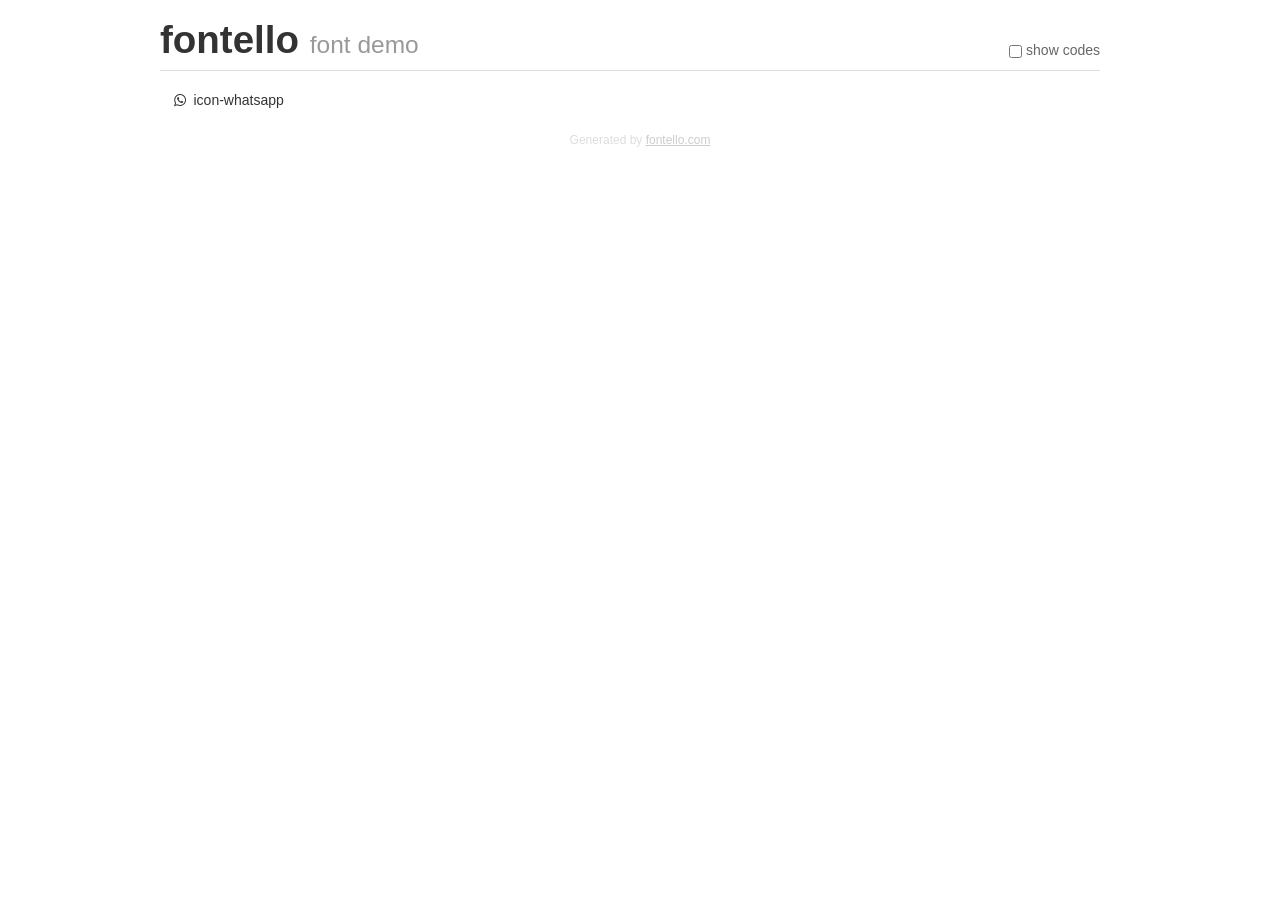
<file: assets/images/fontello-a540fdbf/fontello-a540fdbf/demo.html>
<!DOCTYPE html>
<html>
  <head>
  <!--[if lt IE 9]><script language="javascript" type="text/javascript" src="//html5shim.googlecode.com/svn/trunk/html5.js"></script><![endif]-->
  <meta charset="UTF-8">
  <style>
    html {
      font-size: 100%;
      -webkit-text-size-adjust: 100%;
      -ms-text-size-adjust: 100%;
    }
    a:focus {
      outline: thin dotted #333;
      outline: 5px auto -webkit-focus-ring-color;
      outline-offset: -2px;
    }
    a:hover,
    a:active {
      outline: 0;
    }
    input {
      margin: 0;
      font-size: 100%;
      vertical-align: middle;
      *overflow: visible;
      line-height: normal;
    }
    input::-moz-focus-inner {
      padding: 0;
      border: 0;
    }
    body {
      margin: 0;
      font-family: "Helvetica Neue", Helvetica, Arial, sans-serif;
      font-size: 14px;
      line-height: 20px;
      color: #333;
      background-color: #fff;
    }
    a {
      color: #08c;
      text-decoration: none;
    }
    a:hover {
      color: #005580;
      text-decoration: underline;
    }
    .row {
      margin-left: -20px;
      *zoom: 1;
    }
    .row:before,
    .row:after {
      display: table;
      content: "";
      line-height: 0;
    }
    .row:after {
      clear: both;
    }
    .span3 {
      float: left;
      min-height: 1px;
      margin-left: 20px;
      width: 220px;
    }
    .container {
      width: 940px;
      margin-right: auto;
      margin-left: auto;
      *zoom: 1;
    }
    .container:before,
    .container:after {
      display: table;
      content: "";
      line-height: 0;
    }
    .container:after {
      clear: both;
    }
    small {
      font-size: 85%;
    }
    h1 {
      margin: 10px 0;
      font-family: inherit;
      font-weight: bold;
      line-height: 20px;
      color: inherit;
      text-rendering: optimizelegibility;
      line-height: 40px;
      font-size: 38.5px;
    }
    h1 small {
      font-weight: normal;
      line-height: 1;
      color: #999;
      font-size: 24.5px;
    }

    body {
      margin-top: 90px;
    }
    .header {
      position: fixed;
      top: 0;
      left: 50%;
      margin-left: -480px;
      background-color: #fff;
      border-bottom: 1px solid #ddd;
      padding-top: 10px;
      z-index: 10;
    }
    .footer {
      color: #ddd;
      font-size: 12px;
      text-align: center;
      margin-top: 20px;
    }
    .footer a {
      color: #ccc;
      text-decoration: underline;
    }
    .the-icons {
      font-size: 14px;
      line-height: 24px;
    }
    .switch {
      position: absolute;
      right: 0;
      bottom: 10px;
      color: #666;
    }
    .switch input {
      margin-right: 0.3em;
    }
    .codesOn .i-name {
      display: none;
    }
    .codesOn .i-code {
      display: inline;
    }
    .i-code {
      display: none;
    }
    @font-face {
      font-family: 'fontello';
      src: url('./font/fontello.eot?74275927');
      src: url('./font/fontello.eot?74275927#iefix') format('embedded-opentype'),
           url('./font/fontello.woff?74275927') format('woff'),
           url('./font/fontello.ttf?74275927') format('truetype'),
           url('./font/fontello.svg?74275927#fontello') format('svg');
      font-weight: normal;
      font-style: normal;
    }
    .demo-icon {
      font-family: "fontello";
      font-style: normal;
      font-weight: normal;
      speak: never;
     
      display: inline-block;
      text-decoration: inherit;
      width: 1em;
      margin-right: .2em;
      text-align: center;
      /* opacity: .8; */
     
      /* For safety - reset parent styles, that can break glyph codes*/
      font-variant: normal;
      text-transform: none;
     
      /* fix buttons height, for twitter bootstrap */
      line-height: 1em;
     
      /* Animation center compensation - margins should be symmetric */
      /* remove if not needed */
      margin-left: .2em;
     
      /* You can be more comfortable with increased icons size */
      /* font-size: 120%; */
     
      /* Font smoothing. That was taken from TWBS */
      -webkit-font-smoothing: antialiased;
      -moz-osx-font-smoothing: grayscale;
     
      /* Uncomment for 3D effect */
      /* text-shadow: 1px 1px 1px rgba(127, 127, 127, 0.3); */
    }
    </style>
    <link rel="stylesheet" href="css/animation.css"><!--[if IE 7]><link rel="stylesheet" href="css/" + font.fontname + "-ie7.css"><![endif]-->
    <script>
      function toggleCodes(on) {
        var obj = document.getElementById('icons');
      
        if (on) {
          obj.className += ' codesOn';
        } else {
          obj.className = obj.className.replace(' codesOn', '');
        }
      }
    </script>
  </head>
  <body>
    <div class="container header">
      <h1>fontello <small>font demo</small></h1>
      <label class="switch">
        <input type="checkbox" onclick="toggleCodes(this.checked)">show codes
      </label>
    </div>
    <div class="container" id="icons">
      <div class="row">
        <div class="span3" title="Code: 0xf232">
          <i class="demo-icon icon-whatsapp">&#xf232;</i> <span class="i-name">icon-whatsapp</span><span class="i-code">0xf232</span>
        </div>
      </div>
    </div>
    <div class="container footer">Generated by <a href="https://fontello.com">fontello.com</a></div>
  </body>
</html>
</file>
<file: assets/images/fontello-a540fdbf/fontello-a540fdbf/css/animation.css>
/*
   Animation example, for spinners
*/
.animate-spin {
  -moz-animation: spin 2s infinite linear;
  -o-animation: spin 2s infinite linear;
  -webkit-animation: spin 2s infinite linear;
  animation: spin 2s infinite linear;
  display: inline-block;
}
@-moz-keyframes spin {
  0% {
    -moz-transform: rotate(0deg);
    -o-transform: rotate(0deg);
    -webkit-transform: rotate(0deg);
    transform: rotate(0deg);
  }

  100% {
    -moz-transform: rotate(359deg);
    -o-transform: rotate(359deg);
    -webkit-transform: rotate(359deg);
    transform: rotate(359deg);
  }
}
@-webkit-keyframes spin {
  0% {
    -moz-transform: rotate(0deg);
    -o-transform: rotate(0deg);
    -webkit-transform: rotate(0deg);
    transform: rotate(0deg);
  }

  100% {
    -moz-transform: rotate(359deg);
    -o-transform: rotate(359deg);
    -webkit-transform: rotate(359deg);
    transform: rotate(359deg);
  }
}
@-o-keyframes spin {
  0% {
    -moz-transform: rotate(0deg);
    -o-transform: rotate(0deg);
    -webkit-transform: rotate(0deg);
    transform: rotate(0deg);
  }

  100% {
    -moz-transform: rotate(359deg);
    -o-transform: rotate(359deg);
    -webkit-transform: rotate(359deg);
    transform: rotate(359deg);
  }
}
@-ms-keyframes spin {
  0% {
    -moz-transform: rotate(0deg);
    -o-transform: rotate(0deg);
    -webkit-transform: rotate(0deg);
    transform: rotate(0deg);
  }

  100% {
    -moz-transform: rotate(359deg);
    -o-transform: rotate(359deg);
    -webkit-transform: rotate(359deg);
    transform: rotate(359deg);
  }
}
@keyframes spin {
  0% {
    -moz-transform: rotate(0deg);
    -o-transform: rotate(0deg);
    -webkit-transform: rotate(0deg);
    transform: rotate(0deg);
  }

  100% {
    -moz-transform: rotate(359deg);
    -o-transform: rotate(359deg);
    -webkit-transform: rotate(359deg);
    transform: rotate(359deg);
  }
}
</file>
<file: main.a3f694c0.css>
@import url(https://fonts.googleapis.com/css?family=La+Belle+Aurore|Fira+Sans:400,700);
@import url(https://maxcdn.bootstrapcdn.com/font-awesome/4.7.0/css/font-awesome.min.css);
/*! * Bootstrap v3.3.7 (http://getbootstrap.com) * Copyright 2011-2016 Twitter, Inc. * Licensed under MIT (https://github.com/twbs/bootstrap/blob/master/LICENSE) */
/*! normalize.css v3.0.3 | MIT License | github.com/necolas/normalize.css */
html{
    font-family:sans-serif;
    -ms-text-size-adjust:100%;
    -webkit-text-size-adjust:100%
}

body{
    margin:0
}
article,aside,details,figcaption,figure,footer,header,hgroup,main,menu,nav,section,summary{
    display:block
}
audio,canvas,progress,video{
    display:inline-block;
    vertical-align:baseline
}
audio:not([controls]){
    display:none;
    height:0
}
[hidden],template{
    display:none
}
a{
    background-color:transparent
}
a:active,a:hover{
    outline:0
}
abbr[title]{
    border-bottom:1px dotted
}
b,strong{
    font-weight:700
}
dfn{
    font-style:italic
}
h1{
    font-size:2em;
    margin:.67em 0
}
mark{
    background:#ff0;
    color:#000
}
small{
    font-size:80%
}
sub,sup{
    font-size:75%;
    line-height:0;
    position:relative;
    vertical-align:baseline
}
sup{
    top:-.5em
}
sub{
    bottom:-.25em
}
img{
    border:0
}
svg:not(:root){
    overflow:hidden
}
figure{
    margin:1em 40px
}
hr{
    box-sizing:content-box;
    height:0
}
pre{
    overflow:auto
}
code,kbd,pre,samp{
    font-family:monospace,monospace;
    font-size:1em
}
button,input,optgroup,select,textarea{
    color:inherit;
    font:inherit;
    margin:0
}
button{
    overflow:visible
}
button,select{
    text-transform:none
}
button,html input[type=button],input[type=reset],input[type=submit]{
    -webkit-appearance:button;
    cursor:pointer
}
button[disabled],html input[disabled]{
    cursor:default
}
button::-moz-focus-inner,input::-moz-focus-inner{
    border:0;
    padding:0
}
input{
    line-height:normal
}
input[type=checkbox],input[type=radio]{
    box-sizing:border-box;
    padding:0
}
input[type=number]::-webkit-inner-spin-button,input[type=number]::-webkit-outer-spin-button{
    height:auto
}
input[type=search]{
    -webkit-appearance:textfield;
    box-sizing:content-box
}
input[type=search]::-webkit-search-cancel-button,input[type=search]::-webkit-search-decoration{
    -webkit-appearance:none
}
fieldset{
    border:1px solid silver;
    margin:0 2px;
    padding:.35em .625em .75em
}
textarea{
    overflow:auto
}
optgroup{
    font-weight:700
}
table{
    border-collapse:collapse;
    border-spacing:0
}
td,th{
    padding:0
}
/*! Source: https://github.com/h5bp/html5-boilerplate/blob/master/src/css/main.css */
@media print{
    *,:after,:before{
        background:transparent!important;
        color:#000!important;
        box-shadow:none!important;
        text-shadow:none!important
    }
    a,a:visited{
        text-decoration:underline
    }
    a[href]:after{
        content:" (" attr(href) ")"
    }
    abbr[title]:after{
        content:" (" attr(title) ")"
    }
    a[href^="#"]:after,a[href^="javascript:"]:after{
        content:""
    }
    blockquote,pre{
        border:1px solid #999;
        page-break-inside:avoid
    }
    thead{
        display:table-header-group
    }
    img,tr{
        page-break-inside:avoid
    }
    img{
        max-width:100%!important
    }
    h2,h3,p{
        orphans:3;
        widows:3
    }
    h2,h3{
        page-break-after:avoid
    }
    .navbar{
        display:none
    }
    .btn>.caret,.dropup>.btn>.caret{
        border-top-color:#000!important
    }
    .label{
        border:1px solid #000
    }
    .table{
        border-collapse:collapse!important
    }
    .table td,.table th{
        background-color:#fff!important
    }
    .table-bordered td,.table-bordered th{
        border:1px solid #ddd!important
    }
}
*,:after,:before{
    -webkit-box-sizing:border-box;
    -moz-box-sizing:border-box;
    box-sizing:border-box
}
html{
    font-size:10px;
    -webkit-tap-highlight-color:transparent
}
body{
    font-family:Fira Sans,Helvetica,Arial,sans-serif;
    font-size:15px;
    line-height:1.81;
    color:#555;
    background-color:#fff
}
button,input,select,textarea{
    font-family:inherit;
    font-size:inherit;
    line-height:inherit
}
a{
    color:#62bcff;
    text-decoration:none
}
a:focus,a:hover{
    color:#5216ff;
    text-decoration:underline
}
a:focus{
    outline:5px auto -webkit-focus-ring-color;
    outline-offset:-2px
}
figure{
    margin:0
}
img{
    vertical-align:middle
}
.img-responsive {
    display: block;
    max-width: 100%;
    height: auto;
  }
.img-rounded{
    border-radius:2px
}
.img-thumbnail{
    padding:4px;
    line-height:1.81;
    background-color:#fff;
    border:1px solid #ddd;
    border-radius:2px;
    -webkit-transition:all .2s ease-in-out;
    -o-transition:all .2s ease-in-out;
    transition:all .2s ease-in-out;
    display:inline-block;
    max-width:100%;
    height:auto
}
.img-circle{
    border-radius:50%
}
hr{
    margin-top:27px;
    margin-bottom:27px;
    border:0;
    border-top:1px solid #eee
}
.sr-only{
    position:absolute;
    width:1px;
    height:1px;
    margin:-1px;
    padding:0;
    overflow:hidden;
    clip:rect(0,0,0,0);
    border:0
}
.sr-only-focusable:active,.sr-only-focusable:focus{
    position:static;
    width:auto;
    height:auto;
    margin:0;
    overflow:visible;
    clip:auto
}
[role=button]{
    cursor:pointer
}
.h1,.h2,.h3,.h4,.h5,.h6,h1,h2,h3,h4,h5,h6{
    font-family:inherit;
    font-weight:500;
    line-height:1.1;
    color:#0c0633
}
.h1 .small,.h1 small,.h2 .small,.h2 small,.h3 .small,.h3 small,.h4 .small,.h4 small,.h5 .small,.h5 small,.h6 .small,.h6 small,h1 .small,h1 small,h2 .small,h2 small,h3 .small,h3 small,h4 .small,h4 small,h5 .small,h5 small,h6 .small,h6 small{
    font-weight:400;
    line-height:1;
    color:#777
}
.h1,.h2,.h3,h1,h2,h3{
    margin-top:27px;
    margin-bottom:13.5px
}
.h1 .small,.h1 small,.h2 .small,.h2 small,.h3 .small,.h3 small,h1 .small,h1 small,h2 .small,h2 small,h3 .small,h3 small{
    font-size:65%
}
.h4,.h5,.h6,h4,h5,h6{
    margin-top:13.5px;
    margin-bottom:13.5px
}
.h4 .small,.h4 small,.h5 .small,.h5 small,.h6 .small,.h6 small,h4 .small,h4 small,h5 .small,h5 small,h6 .small,h6 small{
    font-size:75%
}
.h1,h1{
    font-size:47px
}
.h2,h2{
    font-size:35px
}
.h3,h3{
    font-size:27px
}
.h4,h4{
    font-size:20px
}
.h5,h5{
    font-size:15px
}
.h6,h6{
    font-size:13px
}
p{
    margin:0 0 13.5px
}
.lead{
    margin-bottom:27px;
    font-size:17px;
    font-weight:300;
    line-height:1.4
}
@media (min-width:768px){
    .lead{
        font-size:22.5px
    }
}
.small,small{
    font-size:86%
}
.mark,mark{
    background-color:#fcf8e3;
    padding:.2em
}
.text-left{
    text-align:left
}
.text-right{
    text-align:right
}
.text-center{
    text-align:center
}
.text-justify{
    text-align:justify
}
.text-nowrap{
    white-space:nowrap
}
.text-lowercase{
    text-transform:lowercase
}
.initialism,.text-uppercase{
    text-transform:uppercase
}
.text-capitalize{
    text-transform:capitalize
}
.text-muted{
    color:#777
}
.text-primary{
    color:#62bcff
}
a.text-primary:focus,a.text-primary:hover{
    color:#652fff
}
.text-success{
    color:#fff
}
a.text-success:focus,a.text-success:hover{
    color:#e6e6e6
}
.text-info{
    color:#31708f
}
a.text-info:focus,a.text-info:hover{
    color:#245269
}
.text-warning{
    color:#8a6d3b
}
a.text-warning:focus,a.text-warning:hover{
    color:#66512c
}
.text-danger{
    color:#fff
}
a.text-danger:focus,a.text-danger:hover{
    color:#e6e6e6
}
.bg-primary{
    color:#fff;
    background-color:#62bcff
}
a.bg-primary:focus,a.bg-primary:hover{
    background-color:#652fff
}
.bg-success{
    background-color:#005bff
}
a.bg-success:focus,a.bg-success:hover{
    background-color:#0049cc
}
.bg-info{
    background-color:#d9edf7
}
a.bg-info:focus,a.bg-info:hover{
    background-color:#afd9ee
}
.bg-warning{
    background-color:#fcf8e3
}
a.bg-warning:focus,a.bg-warning:hover{
    background-color:#f7ecb5
}
.bg-danger{
    background-color:#fe6767
}
a.bg-danger:focus,a.bg-danger:hover{
    background-color:#fe3434
}
.page-header{
    padding-bottom:12.5px;
    margin:54px 0 27px;
    border-bottom:1px solid #eee
}
ol,ul{
    margin-top:0;
    margin-bottom:13.5px
}
ol ol,ol ul,ul ol,ul ul{
    margin-bottom:0
}
.list-inline,.list-unstyled{
    padding-left:0;
    list-style:none
}
.list-inline{
    margin-left:-5px
}
.list-inline>li{
    display:inline-block;
    padding-left:5px;
    padding-right:5px
}
dl{
    margin-top:0;
    margin-bottom:27px
}
dd,dt{
    line-height:1.81
}
dt{
    font-weight:700
}
dd{
    margin-left:0
}
.dl-horizontal dd:after,.dl-horizontal dd:before{
    content:" ";
    display:table
}
.dl-horizontal dd:after{
    clear:both
}
@media (min-width:768px){
    .dl-horizontal dt{
        float:left;
        width:160px;
        clear:left;
        text-align:right;
        overflow:hidden;
        text-overflow:ellipsis;
        white-space:nowrap
    }
    .dl-horizontal dd{
        margin-left:180px
    }
}
abbr[data-original-title],abbr[title]{
    cursor:help;
    border-bottom:1px dotted #777
}
.initialism{
    font-size:90%
}
blockquote{
    padding:13.5px 27px;
    margin:0 0 27px;
    font-size:18.75px;
    border-left:5px solid #eee
}
blockquote ol:last-child,blockquote p:last-child,blockquote ul:last-child{
    margin-bottom:0
}
blockquote .small,blockquote footer,blockquote small{
    display:block;
    font-size:80%;
    line-height:1.81;
    color:#777
}
blockquote .small:before,blockquote footer:before,blockquote small:before{
    content:"\2014 \A0"
}
.blockquote-reverse,blockquote.pull-right{
    padding-right:15px;
    padding-left:0;
    border-right:5px solid #eee;
    border-left:0;
    text-align:right
}
.blockquote-reverse .small:before,.blockquote-reverse footer:before,.blockquote-reverse small:before,blockquote.pull-right .small:before,blockquote.pull-right footer:before,blockquote.pull-right small:before{
    content:""
}
.blockquote-reverse .small:after,.blockquote-reverse footer:after,.blockquote-reverse small:after,blockquote.pull-right .small:after,blockquote.pull-right footer:after,blockquote.pull-right small:after{
    content:"\A0 \2014"
}
address{
    margin-bottom:27px;
    font-style:normal;
    line-height:1.81
}
code,kbd,pre,samp{
    font-family:Menlo,Monaco,Consolas,Courier New,monospace
}
code{
    color:#c7254e;
    background-color:#f9f2f4
}
code,kbd{
    padding:2px 4px;
    font-size:90%;
    border-radius:2px
}
kbd{
    color:#fff;
    background-color:#333;
    box-shadow:inset 0 -1px 0 rgba(0,0,0,.25)
}
kbd kbd{
    padding:0;
    font-size:100%;
    font-weight:700;
    box-shadow:none
}
pre{
    display:block;
    padding:13px;
    margin:0 0 13.5px;
    font-size:14px;
    line-height:1.81;
    word-break:break-all;
    word-wrap:break-word;
    color:#333;
    background-color:#f5f5f5;
    border:1px solid #ccc;
    border-radius:2px
}
pre code{
    padding:0;
    font-size:inherit;
    color:inherit;
    white-space:pre-wrap;
    background-color:transparent;
    border-radius:0
}
.pre-scrollable{
    max-height:340px;
    overflow-y:scroll
}
.container{
    margin-right:auto;
    margin-left:auto;
    padding-left:15px;
    padding-right:15px
}
.container:after,.container:before{
    content:" ";
    display:table
}
.container:after{
    clear:both
}
@media (min-width:768px){
    .container{
        width:750px
    }
}
@media (min-width:992px){
    .container{
        width:970px
    }
}
@media (min-width:1200px){
    .container{
        width:1170px
    }
}
.container-fluid{
    margin-right:auto;
    margin-left:auto;
    padding-left:15px;
    padding-right:15px
}
.container-fluid:after,.container-fluid:before{
    content:" ";
    display:table
}
.container-fluid:after{
    clear:both
}
.row{
    margin-left:-15px;
    margin-right:-15px
}
.row:after,.row:before{
    content:" ";
    display:table
}
.row:after{
    clear:both
}
.col-lg-1,.col-lg-2,.col-lg-3,.col-lg-4,.col-lg-5,.col-lg-6,.col-lg-7,.col-lg-8,.col-lg-9,.col-lg-10,.col-lg-11,.col-lg-12,.col-md-1,.col-md-2,.col-md-3,.col-md-4,.col-md-5,.col-md-6,.col-md-7,.col-md-8,.col-md-9,.col-md-10,.col-md-11,.col-md-12,.col-sm-1,.col-sm-2,.col-sm-3,.col-sm-4,.col-sm-5,.col-sm-6,.col-sm-7,.col-sm-8,.col-sm-9,.col-sm-10,.col-sm-11,.col-sm-12,.col-xs-1,.col-xs-2,.col-xs-3,.col-xs-4,.col-xs-5,.col-xs-6,.col-xs-7,.col-xs-8,.col-xs-9,.col-xs-10,.col-xs-11,.col-xs-12{
    position:relative;
    min-height:1px;
    padding-left:15px;
    padding-right:15px
}
.col-xs-1,.col-xs-2,.col-xs-3,.col-xs-4,.col-xs-5,.col-xs-6,.col-xs-7,.col-xs-8,.col-xs-9,.col-xs-10,.col-xs-11,.col-xs-12{
    float:left
}
.col-xs-1{
    width:8.33333%
}
.col-xs-2{
    width:16.66667%
}
.col-xs-3{
    width:25%
}
.col-xs-4{
    width:33.33333%
}
.col-xs-5{
    width:41.66667%
}
.col-xs-6{
    width:50%
}
.col-xs-7{
    width:58.33333%
}
.col-xs-8{
    width:66.66667%
}
.col-xs-9{
    width:75%
}
.col-xs-10{
    width:83.33333%
}
.col-xs-11{
    width:91.66667%
}
.col-xs-12{
    width:100%
}
.col-xs-pull-0{
    right:auto
}
.col-xs-pull-1{
    right:8.33333%
}
.col-xs-pull-2{
    right:16.66667%
}
.col-xs-pull-3{
    right:25%
}
.col-xs-pull-4{
    right:33.33333%
}
.col-xs-pull-5{
    right:41.66667%
}
.col-xs-pull-6{
    right:50%
}
.col-xs-pull-7{
    right:58.33333%
}
.col-xs-pull-8{
    right:66.66667%
}
.col-xs-pull-9{
    right:75%
}
.col-xs-pull-10{
    right:83.33333%
}
.col-xs-pull-11{
    right:91.66667%
}
.col-xs-pull-12{
    right:100%
}
.col-xs-push-0{
    left:auto
}
.col-xs-push-1{
    left:8.33333%
}
.col-xs-push-2{
    left:16.66667%
}
.col-xs-push-3{
    left:25%
}
.col-xs-push-4{
    left:33.33333%
}
.col-xs-push-5{
    left:41.66667%
}
.col-xs-push-6{
    left:50%
}
.col-xs-push-7{
    left:58.33333%
}
.col-xs-push-8{
    left:66.66667%
}
.col-xs-push-9{
    left:75%
}
.col-xs-push-10{
    left:83.33333%
}
.col-xs-push-11{
    left:91.66667%
}
.col-xs-push-12{
    left:100%
}
.col-xs-offset-0{
    margin-left:0
}
.col-xs-offset-1{
    margin-left:8.33333%
}
.col-xs-offset-2{
    margin-left:16.66667%
}
.col-xs-offset-3{
    margin-left:25%
}
.col-xs-offset-4{
    margin-left:33.33333%
}
.col-xs-offset-5{
    margin-left:41.66667%
}
.col-xs-offset-6{
    margin-left:50%
}
.col-xs-offset-7{
    margin-left:58.33333%
}
.col-xs-offset-8{
    margin-left:66.66667%
}
.col-xs-offset-9{
    margin-left:75%
}
.col-xs-offset-10{
    margin-left:83.33333%
}
.col-xs-offset-11{
    margin-left:91.66667%
}
.col-xs-offset-12{
    margin-left:100%
}
@media (min-width:768px){
    .col-sm-1,.col-sm-2,.col-sm-3,.col-sm-4,.col-sm-5,.col-sm-6,.col-sm-7,.col-sm-8,.col-sm-9,.col-sm-10,.col-sm-11,.col-sm-12{
        float:left
    }
    .col-sm-1{
        width:8.33333%
    }
    .col-sm-2{
        width:16.66667%
    }
    .col-sm-3{
        width:25%
    }
    .col-sm-4{
        width:33.33333%
    }
    .col-sm-5{
        width:41.66667%
    }
    .col-sm-6{
        width:50%
    }
    .col-sm-7{
        width:58.33333%
    }
    .col-sm-8{
        width:66.66667%
    }
    .col-sm-9{
        width:75%
    }
    .col-sm-10{
        width:83.33333%
    }
    .col-sm-11{
        width:91.66667%
    }
    .col-sm-12{
        width:100%
    }
    .col-sm-pull-0{
        right:auto
    }
    .col-sm-pull-1{
        right:8.33333%
    }
    .col-sm-pull-2{
        right:16.66667%
    }
    .col-sm-pull-3{
        right:25%
    }
    .col-sm-pull-4{
        right:33.33333%
    }
    .col-sm-pull-5{
        right:41.66667%
    }
    .col-sm-pull-6{
        right:50%
    }
    .col-sm-pull-7{
        right:58.33333%
    }
    .col-sm-pull-8{
        right:66.66667%
    }
    .col-sm-pull-9{
        right:75%
    }
    .col-sm-pull-10{
        right:83.33333%
    }
    .col-sm-pull-11{
        right:91.66667%
    }
    .col-sm-pull-12{
        right:100%
    }
    .col-sm-push-0{
        left:auto
    }
    .col-sm-push-1{
        left:8.33333%
    }
    .col-sm-push-2{
        left:16.66667%
    }
    .col-sm-push-3{
        left:25%
    }
    .col-sm-push-4{
        left:33.33333%
    }
    .col-sm-push-5{
        left:41.66667%
    }
    .col-sm-push-6{
        left:50%
    }
    .col-sm-push-7{
        left:58.33333%
    }
    .col-sm-push-8{
        left:66.66667%
    }
    .col-sm-push-9{
        left:75%
    }
    .col-sm-push-10{
        left:83.33333%
    }
    .col-sm-push-11{
        left:91.66667%
    }
    .col-sm-push-12{
        left:100%
    }
    .col-sm-offset-0{
        margin-left:0
    }
    .col-sm-offset-1{
        margin-left:8.33333%
    }
    .col-sm-offset-2{
        margin-left:16.66667%
    }
    .col-sm-offset-3{
        margin-left:25%
    }
    .col-sm-offset-4{
        margin-left:33.33333%
    }
    .col-sm-offset-5{
        margin-left:41.66667%
    }
    .col-sm-offset-6{
        margin-left:50%
    }
    .col-sm-offset-7{
        margin-left:58.33333%
    }
    .col-sm-offset-8{
        margin-left:66.66667%
    }
    .col-sm-offset-9{
        margin-left:75%
    }
    .col-sm-offset-10{
        margin-left:83.33333%
    }
    .col-sm-offset-11{
        margin-left:91.66667%
    }
    .col-sm-offset-12{
        margin-left:100%
    }
}
@media (min-width:992px){
    .col-md-1,.col-md-2,.col-md-3,.col-md-4,.col-md-5,.col-md-6,.col-md-7,.col-md-8,.col-md-9,.col-md-10,.col-md-11,.col-md-12{
        float:left
    }
    .col-md-1{
        width:8.33333%
    }
    .col-md-2{
        width:16.66667%
    }
    .col-md-3{
        width:25%
    }
    .col-md-4{
        width:33.33333%
    }
    .col-md-5{
        width:41.66667%
    }
    .col-md-6{
        width:50%
    }
    .col-md-7{
        width:58.33333%
    }
    .col-md-8{
        width:66.66667%
    }
    .col-md-9{
        width:75%
    }
    .col-md-10{
        width:83.33333%
    }
    .col-md-11{
        width:91.66667%
    }
    .col-md-12{
        width:100%
    }
    .col-md-pull-0{
        right:auto
    }
    .col-md-pull-1{
        right:8.33333%
    }
    .col-md-pull-2{
        right:16.66667%
    }
    .col-md-pull-3{
        right:25%
    }
    .col-md-pull-4{
        right:33.33333%
    }
    .col-md-pull-5{
        right:41.66667%
    }
    .col-md-pull-6{
        right:50%
    }
    .col-md-pull-7{
        right:58.33333%
    }
    .col-md-pull-8{
        right:66.66667%
    }
    .col-md-pull-9{
        right:75%
    }
    .col-md-pull-10{
        right:83.33333%
    }
    .col-md-pull-11{
        right:91.66667%
    }
    .col-md-pull-12{
        right:100%
    }
    .col-md-push-0{
        left:auto
    }
    .col-md-push-1{
        left:8.33333%
    }
    .col-md-push-2{
        left:16.66667%
    }
    .col-md-push-3{
        left:25%
    }
    .col-md-push-4{
        left:33.33333%
    }
    .col-md-push-5{
        left:41.66667%
    }
    .col-md-push-6{
        left:50%
    }
    .col-md-push-7{
        left:58.33333%
    }
    .col-md-push-8{
        left:66.66667%
    }
    .col-md-push-9{
        left:75%
    }
    .col-md-push-10{
        left:83.33333%
    }
    .col-md-push-11{
        left:91.66667%
    }
    .col-md-push-12{
        left:100%
    }
    .col-md-offset-0{
        margin-left:0
    }
    .col-md-offset-1{
        margin-left:8.33333%
    }
    .col-md-offset-2{
        margin-left:16.66667%
    }
    .col-md-offset-3{
        margin-left:25%
    }
    .col-md-offset-4{
        margin-left:33.33333%
    }
    .col-md-offset-5{
        margin-left:41.66667%
    }
    .col-md-offset-6{
        margin-left:50%
    }
    .col-md-offset-7{
        margin-left:58.33333%
    }
    .col-md-offset-8{
        margin-left:66.66667%
    }
    .col-md-offset-9{
        margin-left:75%
    }
    .col-md-offset-10{
        margin-left:83.33333%
    }
    .col-md-offset-11{
        margin-left:91.66667%
    }
    .col-md-offset-12{
        margin-left:100%
    }
}
@media (min-width:1200px){
    .col-lg-1,.col-lg-2,.col-lg-3,.col-lg-4,.col-lg-5,.col-lg-6,.col-lg-7,.col-lg-8,.col-lg-9,.col-lg-10,.col-lg-11,.col-lg-12{
        float:left
    }
    .col-lg-1{
        width:8.33333%
    }
    .col-lg-2{
        width:16.66667%
    }
    .col-lg-3{
        width:25%
    }
    .col-lg-4{
        width:33.33333%
    }
    .col-lg-5{
        width:41.66667%
    }
    .col-lg-6{
        width:50%
    }
    .col-lg-7{
        width:58.33333%
    }
    .col-lg-8{
        width:66.66667%
    }
    .col-lg-9{
        width:75%
    }
    .col-lg-10{
        width:83.33333%
    }
    .col-lg-11{
        width:91.66667%
    }
    .col-lg-12{
        width:100%
    }
    .col-lg-pull-0{
        right:auto
    }
    .col-lg-pull-1{
        right:8.33333%
    }
    .col-lg-pull-2{
        right:16.66667%
    }
    .col-lg-pull-3{
        right:25%
    }
    .col-lg-pull-4{
        right:33.33333%
    }
    .col-lg-pull-5{
        right:41.66667%
    }
    .col-lg-pull-6{
        right:50%
    }
    .col-lg-pull-7{
        right:58.33333%
    }
    .col-lg-pull-8{
        right:66.66667%
    }
    .col-lg-pull-9{
        right:75%
    }
    .col-lg-pull-10{
        right:83.33333%
    }
    .col-lg-pull-11{
        right:91.66667%
    }
    .col-lg-pull-12{
        right:100%
    }
    .col-lg-push-0{
        left:auto
    }
    .col-lg-push-1{
        left:8.33333%
    }
    .col-lg-push-2{
        left:16.66667%
    }
    .col-lg-push-3{
        left:25%
    }
    .col-lg-push-4{
        left:33.33333%
    }
    .col-lg-push-5{
        left:41.66667%
    }
    .col-lg-push-6{
        left:50%
    }
    .col-lg-push-7{
        left:58.33333%
    }
    .col-lg-push-8{
        left:66.66667%
    }
    .col-lg-push-9{
        left:75%
    }
    .col-lg-push-10{
        left:83.33333%
    }
    .col-lg-push-11{
        left:91.66667%
    }
    .col-lg-push-12{
        left:100%
    }
    .col-lg-offset-0{
        margin-left:0
    }
    .col-lg-offset-1{
        margin-left:8.33333%
    }
    .col-lg-offset-2{
        margin-left:16.66667%
    }
    .col-lg-offset-3{
        margin-left:25%
    }
    .col-lg-offset-4{
        margin-left:33.33333%
    }
    .col-lg-offset-5{
        margin-left:41.66667%
    }
    .col-lg-offset-6{
        margin-left:50%
    }
    .col-lg-offset-7{
        margin-left:58.33333%
    }
    .col-lg-offset-8{
        margin-left:66.66667%
    }
    .col-lg-offset-9{
        margin-left:75%
    }
    .col-lg-offset-10{
        margin-left:83.33333%
    }
    .col-lg-offset-11{
        margin-left:91.66667%
    }
    .col-lg-offset-12{
        margin-left:100%
    }
}
table{
    background-color:transparent
}
caption{
    padding-top:8px;
    padding-bottom:8px;
    color:#777
}
caption,th{
    text-align:left
}
.table{
    width:100%;
    max-width:100%;
    margin-bottom:27px
}
.table>tbody>tr>td,.table>tbody>tr>th,.table>tfoot>tr>td,.table>tfoot>tr>th,.table>thead>tr>td,.table>thead>tr>th{
    padding:8px;
    line-height:1.81;
    vertical-align:top;
    border-top:1px solid #ddd
}
.table>thead>tr>th{
    vertical-align:bottom;
    border-bottom:2px solid #ddd
}
.table>caption+thead>tr:first-child>td,.table>caption+thead>tr:first-child>th,.table>colgroup+thead>tr:first-child>td,.table>colgroup+thead>tr:first-child>th,.table>thead:first-child>tr:first-child>td,.table>thead:first-child>tr:first-child>th{
    border-top:0
}
.table>tbody+tbody{
    border-top:2px solid #ddd
}
.table .table{
    background-color:#fff
}
.table-condensed>tbody>tr>td,.table-condensed>tbody>tr>th,.table-condensed>tfoot>tr>td,.table-condensed>tfoot>tr>th,.table-condensed>thead>tr>td,.table-condensed>thead>tr>th{
    padding:5px
}
.table-bordered,.table-bordered>tbody>tr>td,.table-bordered>tbody>tr>th,.table-bordered>tfoot>tr>td,.table-bordered>tfoot>tr>th,.table-bordered>thead>tr>td,.table-bordered>thead>tr>th{
    border:1px solid #ddd
}
.table-bordered>thead>tr>td,.table-bordered>thead>tr>th{
    border-bottom-width:2px
}
.table-striped>tbody>tr:nth-of-type(odd){
    background-color:#f9f9f9
}
.table-hover>tbody>tr:hover{
    background-color:#f5f5f5
}
table col[class*=col-]{
    position:static;
    float:none;
    display:table-column
}
table td[class*=col-],table th[class*=col-]{
    position:static;
    float:none;
    display:table-cell
}
.table>tbody>tr.active>td,.table>tbody>tr.active>th,.table>tbody>tr>td.active,.table>tbody>tr>th.active,.table>tfoot>tr.active>td,.table>tfoot>tr.active>th,.table>tfoot>tr>td.active,.table>tfoot>tr>th.active,.table>thead>tr.active>td,.table>thead>tr.active>th,.table>thead>tr>td.active,.table>thead>tr>th.active{
    background-color:#f5f5f5
}
.table-hover>tbody>tr.active:hover>td,.table-hover>tbody>tr.active:hover>th,.table-hover>tbody>tr:hover>.active,.table-hover>tbody>tr>td.active:hover,.table-hover>tbody>tr>th.active:hover{
    background-color:#e8e8e8
}
.table>tbody>tr.success>td,.table>tbody>tr.success>th,.table>tbody>tr>td.success,.table>tbody>tr>th.success,.table>tfoot>tr.success>td,.table>tfoot>tr.success>th,.table>tfoot>tr>td.success,.table>tfoot>tr>th.success,.table>thead>tr.success>td,.table>thead>tr.success>th,.table>thead>tr>td.success,.table>thead>tr>th.success{
    background-color:#005bff
}
.table-hover>tbody>tr.success:hover>td,.table-hover>tbody>tr.success:hover>th,.table-hover>tbody>tr:hover>.success,.table-hover>tbody>tr>td.success:hover,.table-hover>tbody>tr>th.success:hover{
    background-color:#0052e6
}
.table>tbody>tr.info>td,.table>tbody>tr.info>th,.table>tbody>tr>td.info,.table>tbody>tr>th.info,.table>tfoot>tr.info>td,.table>tfoot>tr.info>th,.table>tfoot>tr>td.info,.table>tfoot>tr>th.info,.table>thead>tr.info>td,.table>thead>tr.info>th,.table>thead>tr>td.info,.table>thead>tr>th.info{
    background-color:#d9edf7
}
.table-hover>tbody>tr.info:hover>td,.table-hover>tbody>tr.info:hover>th,.table-hover>tbody>tr:hover>.info,.table-hover>tbody>tr>td.info:hover,.table-hover>tbody>tr>th.info:hover{
    background-color:#c4e3f3
}
.table>tbody>tr.warning>td,.table>tbody>tr.warning>th,.table>tbody>tr>td.warning,.table>tbody>tr>th.warning,.table>tfoot>tr.warning>td,.table>tfoot>tr.warning>th,.table>tfoot>tr>td.warning,.table>tfoot>tr>th.warning,.table>thead>tr.warning>td,.table>thead>tr.warning>th,.table>thead>tr>td.warning,.table>thead>tr>th.warning{
    background-color:#fcf8e3
}
.table-hover>tbody>tr.warning:hover>td,.table-hover>tbody>tr.warning:hover>th,.table-hover>tbody>tr:hover>.warning,.table-hover>tbody>tr>td.warning:hover,.table-hover>tbody>tr>th.warning:hover{
    background-color:#faf2cc
}
.table>tbody>tr.danger>td,.table>tbody>tr.danger>th,.table>tbody>tr>td.danger,.table>tbody>tr>th.danger,.table>tfoot>tr.danger>td,.table>tfoot>tr.danger>th,.table>tfoot>tr>td.danger,.table>tfoot>tr>th.danger,.table>thead>tr.danger>td,.table>thead>tr.danger>th,.table>thead>tr>td.danger,.table>thead>tr>th.danger{
    background-color:#fe6767
}
.table-hover>tbody>tr.danger:hover>td,.table-hover>tbody>tr.danger:hover>th,.table-hover>tbody>tr:hover>.danger,.table-hover>tbody>tr>td.danger:hover,.table-hover>tbody>tr>th.danger:hover{
    background-color:#fe4e4e
}
.table-responsive{
    overflow-x:auto;
    min-height:.01%
}
@media screen and (max-width:767px){
    .table-responsive{
        width:100%;
        margin-bottom:20.25px;
        overflow-y:hidden;
        -ms-overflow-style:-ms-autohiding-scrollbar;
        border:1px solid #ddd
    }
    .table-responsive>.table{
        margin-bottom:0
    }
    .table-responsive>.table>tbody>tr>td,.table-responsive>.table>tbody>tr>th,.table-responsive>.table>tfoot>tr>td,.table-responsive>.table>tfoot>tr>th,.table-responsive>.table>thead>tr>td,.table-responsive>.table>thead>tr>th{
        white-space:nowrap
    }
    .table-responsive>.table-bordered{
        border:0
    }
    .table-responsive>.table-bordered>tbody>tr>td:first-child,.table-responsive>.table-bordered>tbody>tr>th:first-child,.table-responsive>.table-bordered>tfoot>tr>td:first-child,.table-responsive>.table-bordered>tfoot>tr>th:first-child,.table-responsive>.table-bordered>thead>tr>td:first-child,.table-responsive>.table-bordered>thead>tr>th:first-child{
        border-left:0
    }
    .table-responsive>.table-bordered>tbody>tr>td:last-child,.table-responsive>.table-bordered>tbody>tr>th:last-child,.table-responsive>.table-bordered>tfoot>tr>td:last-child,.table-responsive>.table-bordered>tfoot>tr>th:last-child,.table-responsive>.table-bordered>thead>tr>td:last-child,.table-responsive>.table-bordered>thead>tr>th:last-child{
        border-right:0
    }
    .table-responsive>.table-bordered>tbody>tr:last-child>td,.table-responsive>.table-bordered>tbody>tr:last-child>th,.table-responsive>.table-bordered>tfoot>tr:last-child>td,.table-responsive>.table-bordered>tfoot>tr:last-child>th{
        border-bottom:0
    }
}
fieldset{
    margin:0;
    min-width:0
}
fieldset,legend{
    padding:0;
    border:0
}
legend{
    display:block;
    width:100%;
    margin-bottom:27px;
    font-size:22.5px;
    line-height:inherit;
    color:#333;
    border-bottom:1px solid #e5e5e5
}
label{
    display:inline-block;
    max-width:100%;
    margin-bottom:5px;
    font-weight:700
}
input[type=search]{
    -webkit-box-sizing:border-box;
    -moz-box-sizing:border-box;
    box-sizing:border-box
}
input[type=checkbox],input[type=radio]{
    margin:4px 0 0;
    margin-top:1px\9;
    line-height:normal
}
input[type=file]{
    display:block
}
input[type=range]{
    display:block;
    width:100%
}
select[multiple],select[size]{
    height:auto
}
input[type=checkbox]:focus,input[type=file]:focus,input[type=radio]:focus{
    outline:5px auto -webkit-focus-ring-color;
    outline-offset:-2px
}
output{
    padding-top:9px
}
.form-control,output{
    display:block;
    font-size:15px;
    line-height:1.81;
    color:#555
}
.form-control{
    width:100%;
    height:45px;
    padding:8px 12px;
    background-color:#fff;
    background-image:none;
    border:1px solid #eee;
    border-radius:2px;
    -webkit-box-shadow:inset 0 1px 1px rgba(0,0,0,.075);
    box-shadow:inset 0 1px 1px rgba(0,0,0,.075);
    -webkit-transition:border-color .15s ease-in-out,box-shadow .15s ease-in-out;
    -o-transition:border-color ease-in-out .15s,box-shadow ease-in-out .15s;
    transition:border-color .15s ease-in-out,box-shadow .15s ease-in-out
}
.form-control:focus{
    border-color:#66afe9;
    outline:0;
    -webkit-box-shadow:inset 0 1px 1px rgba(0,0,0,.075),0 0 8px rgba(102,175,233,.6);
    box-shadow:inset 0 1px 1px rgba(0,0,0,.075),0 0 8px rgba(102,175,233,.6)
}
.form-control::-moz-placeholder{
    color:#999;
    opacity:1
}
.form-control:-ms-input-placeholder{
    color:#999
}
.form-control::-webkit-input-placeholder{
    color:#999
}
.form-control::-ms-expand{
    border:0;
    background-color:transparent
}
.form-control[disabled],.form-control[readonly],fieldset[disabled] .form-control{
    background-color:#eee;
    opacity:1
}
.form-control[disabled],fieldset[disabled] .form-control{
    cursor:not-allowed
}
textarea.form-control{
    height:auto
}
input[type=search]{
    -webkit-appearance:none
}
@media screen and (-webkit-min-device-pixel-ratio:0){
    input[type=date].form-control,input[type=datetime-local].form-control,input[type=month].form-control,input[type=time].form-control{
        line-height:45px
    }
    .input-group-sm>.input-group-btn>input[type=date].btn,.input-group-sm>.input-group-btn>input[type=datetime-local].btn,.input-group-sm>.input-group-btn>input[type=month].btn,.input-group-sm>.input-group-btn>input[type=time].btn,.input-group-sm>input[type=date].form-control,.input-group-sm>input[type=date].input-group-addon,.input-group-sm>input[type=datetime-local].form-control,.input-group-sm>input[type=datetime-local].input-group-addon,.input-group-sm>input[type=month].form-control,.input-group-sm>input[type=month].input-group-addon,.input-group-sm>input[type=time].form-control,.input-group-sm>input[type=time].input-group-addon,.input-group-sm input[type=date],.input-group-sm input[type=datetime-local],.input-group-sm input[type=month],.input-group-sm input[type=time],input[type=date].input-sm,input[type=datetime-local].input-sm,input[type=month].input-sm,input[type=time].input-sm{
        line-height:33px
    }
    .input-group-lg>.input-group-btn>input[type=date].btn,.input-group-lg>.input-group-btn>input[type=datetime-local].btn,.input-group-lg>.input-group-btn>input[type=month].btn,.input-group-lg>.input-group-btn>input[type=time].btn,.input-group-lg>input[type=date].form-control,.input-group-lg>input[type=date].input-group-addon,.input-group-lg>input[type=datetime-local].form-control,.input-group-lg>input[type=datetime-local].input-group-addon,.input-group-lg>input[type=month].form-control,.input-group-lg>input[type=month].input-group-addon,.input-group-lg>input[type=time].form-control,.input-group-lg>input[type=time].input-group-addon,.input-group-lg input[type=date],.input-group-lg input[type=datetime-local],.input-group-lg input[type=month],.input-group-lg input[type=time],input[type=date].input-lg,input[type=datetime-local].input-lg,input[type=month].input-lg,input[type=time].input-lg{
        line-height:52px
    }
}
.form-group{
    margin-bottom:15px
}
.checkbox,.radio{
    position:relative;
    display:block;
    margin-top:10px;
    margin-bottom:10px
}
.checkbox label,.radio label{
    min-height:27px;
    padding-left:20px;
    margin-bottom:0;
    font-weight:400;
    cursor:pointer
}
.checkbox-inline input[type=checkbox],.checkbox input[type=checkbox],.radio-inline input[type=radio],.radio input[type=radio]{
    position:absolute;
    margin-left:-20px;
    margin-top:4px\9
}
.checkbox+.checkbox,.radio+.radio{
    margin-top:-5px
}
.checkbox-inline,.radio-inline{
    position:relative;
    display:inline-block;
    padding-left:20px;
    margin-bottom:0;
    vertical-align:middle;
    font-weight:400;
    cursor:pointer
}
.checkbox-inline+.checkbox-inline,.radio-inline+.radio-inline{
    margin-top:0;
    margin-left:10px
}
.checkbox-inline.disabled,.checkbox.disabled label,.radio-inline.disabled,.radio.disabled label,fieldset[disabled] .checkbox-inline,fieldset[disabled] .checkbox label,fieldset[disabled] .radio-inline,fieldset[disabled] .radio label,fieldset[disabled] input[type=checkbox],fieldset[disabled] input[type=radio],input[type=checkbox].disabled,input[type=checkbox][disabled],input[type=radio].disabled,input[type=radio][disabled]{
    cursor:not-allowed
}
.form-control-static{
    padding-top:9px;
    padding-bottom:9px;
    margin-bottom:0;
    min-height:42px
}
.form-control-static.input-lg,.form-control-static.input-sm,.input-group-lg>.form-control-static.form-control,.input-group-lg>.form-control-static.input-group-addon,.input-group-lg>.input-group-btn>.form-control-static.btn,.input-group-sm>.form-control-static.form-control,.input-group-sm>.form-control-static.input-group-addon,.input-group-sm>.input-group-btn>.form-control-static.btn{
    padding-left:0;
    padding-right:0
}
.input-group-sm>.form-control,.input-group-sm>.input-group-addon,.input-group-sm>.input-group-btn>.btn,.input-sm{
    height:33px;
    padding:6px 10px;
    font-size:13px;
    line-height:1.5;
    border-radius:2px
}
.input-group-sm>.input-group-btn>select.btn,.input-group-sm>select.form-control,.input-group-sm>select.input-group-addon,select.input-sm{
    height:33px;
    line-height:33px
}
.input-group-sm>.input-group-btn>select[multiple].btn,.input-group-sm>.input-group-btn>textarea.btn,.input-group-sm>select[multiple].form-control,.input-group-sm>select[multiple].input-group-addon,.input-group-sm>textarea.form-control,.input-group-sm>textarea.input-group-addon,select[multiple].input-sm,textarea.input-sm{
    height:auto
}
.form-group-sm .form-control{
    height:33px;
    padding:6px 10px;
    font-size:13px;
    line-height:1.5;
    border-radius:2px
}
.form-group-sm select.form-control{
    height:33px;
    line-height:33px
}
.form-group-sm select[multiple].form-control,.form-group-sm textarea.form-control{
    height:auto
}
.form-group-sm .form-control-static{
    height:33px;
    min-height:40px;
    padding:7px 10px;
    font-size:13px;
    line-height:1.5
}
.input-group-lg>.form-control,.input-group-lg>.input-group-addon,.input-group-lg>.input-group-btn>.btn,.input-lg{
    height:52px;
    padding:12px 16px;
    font-size:19px;
    line-height:1.33333;
    border-radius:2px
}
.input-group-lg>.input-group-btn>select.btn,.input-group-lg>select.form-control,.input-group-lg>select.input-group-addon,select.input-lg{
    height:52px;
    line-height:52px
}
.input-group-lg>.input-group-btn>select[multiple].btn,.input-group-lg>.input-group-btn>textarea.btn,.input-group-lg>select[multiple].form-control,.input-group-lg>select[multiple].input-group-addon,.input-group-lg>textarea.form-control,.input-group-lg>textarea.input-group-addon,select[multiple].input-lg,textarea.input-lg{
    height:auto
}
.form-group-lg .form-control{
    height:52px;
    padding:12px 16px;
    font-size:19px;
    line-height:1.33333;
    border-radius:2px
}
.form-group-lg select.form-control{
    height:52px;
    line-height:52px
}
.form-group-lg select[multiple].form-control,.form-group-lg textarea.form-control{
    height:auto
}
.form-group-lg .form-control-static{
    height:52px;
    min-height:46px;
    padding:13px 16px;
    font-size:19px;
    line-height:1.33333
}
.has-feedback{
    position:relative
}
.has-feedback .form-control{
    padding-right:56.25px
}
.form-control-feedback{
    position:absolute;
    top:0;
    right:0;
    z-index:2;
    display:block;
    width:45px;
    height:45px;
    line-height:45px;
    text-align:center;
    pointer-events:none
}
.form-group-lg .form-control+.form-control-feedback,.input-group-lg+.form-control-feedback,.input-group-lg>.form-control+.form-control-feedback,.input-group-lg>.input-group-addon+.form-control-feedback,.input-group-lg>.input-group-btn>.btn+.form-control-feedback,.input-lg+.form-control-feedback{
    width:52px;
    height:52px;
    line-height:52px
}
.form-group-sm .form-control+.form-control-feedback,.input-group-sm+.form-control-feedback,.input-group-sm>.form-control+.form-control-feedback,.input-group-sm>.input-group-addon+.form-control-feedback,.input-group-sm>.input-group-btn>.btn+.form-control-feedback,.input-sm+.form-control-feedback{
    width:33px;
    height:33px;
    line-height:33px
}
.has-success .checkbox,.has-success .checkbox-inline,.has-success.checkbox-inline label,.has-success.checkbox label,.has-success .control-label,.has-success .help-block,.has-success .radio,.has-success .radio-inline,.has-success.radio-inline label,.has-success.radio label{
    color:#fff
}
.has-success .form-control{
    border-color:#fff;
    -webkit-box-shadow:inset 0 1px 1px rgba(0,0,0,.075);
    box-shadow:inset 0 1px 1px rgba(0,0,0,.075)
}
.has-success .form-control:focus{
    border-color:#e6e6e6;
    -webkit-box-shadow:inset 0 1px 1px rgba(0,0,0,.075),0 0 6px #fff;
    box-shadow:inset 0 1px 1px rgba(0,0,0,.075),0 0 6px #fff
}
.has-success .input-group-addon{
    color:#fff;
    border-color:#fff;
    background-color:#005bff
}
.has-success .form-control-feedback{
    color:#fff
}
.has-warning .checkbox,.has-warning .checkbox-inline,.has-warning.checkbox-inline label,.has-warning.checkbox label,.has-warning .control-label,.has-warning .help-block,.has-warning .radio,.has-warning .radio-inline,.has-warning.radio-inline label,.has-warning.radio label{
    color:#8a6d3b
}
.has-warning .form-control{
    border-color:#8a6d3b;
    -webkit-box-shadow:inset 0 1px 1px rgba(0,0,0,.075);
    box-shadow:inset 0 1px 1px rgba(0,0,0,.075)
}
.has-warning .form-control:focus{
    border-color:#66512c;
    -webkit-box-shadow:inset 0 1px 1px rgba(0,0,0,.075),0 0 6px #c0a16b;
    box-shadow:inset 0 1px 1px rgba(0,0,0,.075),0 0 6px #c0a16b
}
.has-warning .input-group-addon{
    color:#8a6d3b;
    border-color:#8a6d3b;
    background-color:#fcf8e3
}
.has-warning .form-control-feedback{
    color:#8a6d3b
}
.has-error .checkbox,.has-error .checkbox-inline,.has-error.checkbox-inline label,.has-error.checkbox label,.has-error .control-label,.has-error .help-block,.has-error .radio,.has-error .radio-inline,.has-error.radio-inline label,.has-error.radio label{
    color:#fff
}
.has-error .form-control{
    border-color:#fff;
    -webkit-box-shadow:inset 0 1px 1px rgba(0,0,0,.075);
    box-shadow:inset 0 1px 1px rgba(0,0,0,.075)
}
.has-error .form-control:focus{
    border-color:#e6e6e6;
    -webkit-box-shadow:inset 0 1px 1px rgba(0,0,0,.075),0 0 6px #fff;
    box-shadow:inset 0 1px 1px rgba(0,0,0,.075),0 0 6px #fff
}
.has-error .input-group-addon{
    color:#fff;
    border-color:#fff;
    background-color:#fe6767
}
.has-error .form-control-feedback{
    color:#fff
}
.has-feedback label~.form-control-feedback{
    top:32px
}
.has-feedback label.sr-only~.form-control-feedback{
    top:0
}
.help-block{
    display:block;
    margin-top:5px;
    margin-bottom:10px;
    color:#959595
}
@media (min-width:768px){
    .form-inline .form-group{
        display:inline-block;
        margin-bottom:0;
        vertical-align:middle
    }
    .form-inline .form-control{
        display:inline-block;
        width:auto;
        vertical-align:middle
    }
    .form-inline .form-control-static{
        display:inline-block
    }
    .form-inline .input-group{
        display:inline-table;
        vertical-align:middle
    }
    .form-inline .input-group .form-control,.form-inline .input-group .input-group-addon,.form-inline .input-group .input-group-btn{
        width:auto
    }
    .form-inline .input-group>.form-control{
        width:100%
    }
    .form-inline .control-label{
        margin-bottom:0;
        vertical-align:middle
    }
    .form-inline .checkbox,.form-inline .radio{
        display:inline-block;
        margin-top:0;
        margin-bottom:0;
        vertical-align:middle
    }
    .form-inline .checkbox label,.form-inline .radio label{
        padding-left:0
    }
    .form-inline .checkbox input[type=checkbox],.form-inline .radio input[type=radio]{
        position:relative;
        margin-left:0
    }
    .form-inline .has-feedback .form-control-feedback{
        top:0
    }
}
.form-horizontal .checkbox,.form-horizontal .checkbox-inline,.form-horizontal .radio,.form-horizontal .radio-inline{
    margin-top:0;
    margin-bottom:0;
    padding-top:9px
}
.form-horizontal .checkbox,.form-horizontal .radio{
    min-height:36px
}
.form-horizontal .form-group{
    margin-left:-15px;
    margin-right:-15px
}
.form-horizontal .form-group:after,.form-horizontal .form-group:before{
    content:" ";
    display:table
}
.form-horizontal .form-group:after{
    clear:both
}
@media (min-width:768px){
    .form-horizontal .control-label{
        text-align:right;
        margin-bottom:0;
        padding-top:9px
    }
}
.form-horizontal .has-feedback .form-control-feedback{
    right:15px
}
@media (min-width:768px){
    .form-horizontal .form-group-lg .control-label{
        padding-top:13px;
        font-size:19px
    }
}
@media (min-width:768px){
    .form-horizontal .form-group-sm .control-label{
        padding-top:7px;
        font-size:13px
    }
}
.btn{
    display:inline-block;
    margin-bottom:0;
    font-weight:400;
    text-align:center;
    vertical-align:middle;
    touch-action:manipulation;
    cursor:pointer;
    background-image:none;
    border:1px solid transparent;
    white-space:nowrap;
    padding:8px 12px;
    font-size:15px;
    line-height:1.81;
    border-radius:2px;
    -webkit-user-select:none;
    -moz-user-select:none;
    -ms-user-select:none;
    user-select:none
}
.btn.active.focus,.btn.active:focus,.btn.focus,.btn:active.focus,.btn:active:focus,.btn:focus{
    outline:5px auto -webkit-focus-ring-color;
    outline-offset:-2px
}
.btn.focus,.btn:focus,.btn:hover{
    color:#333;
    text-decoration:none
}
.btn.active,.btn:active{
    outline:0;
    background-image:none;
    -webkit-box-shadow:inset 0 3px 5px rgba(0,0,0,.125);
    box-shadow:inset 0 3px 5px rgba(0,0,0,.125)
}
.btn.disabled,.btn[disabled],fieldset[disabled] .btn{
    cursor:not-allowed;
    opacity:.65;
    filter:alpha(opacity=65);
    -webkit-box-shadow:none;
    box-shadow:none
}
a.btn.disabled,fieldset[disabled] a.btn{
    pointer-events:none
}
.btn-default{
    color:#333;
    background-color:#fff;
    border-color:#ccc
}
.btn-default.focus,.btn-default:focus{
    color:#333;
    background-color:#e6e6e6;
    border-color:#8c8c8c
}
.btn-default.active,.btn-default:active,.btn-default:hover,.open>.btn-default.dropdown-toggle{
    color:#333;
    background-color:#e6e6e6;
    border-color:#adadad
}
.btn-default.active.focus,.btn-default.active:focus,.btn-default.active:hover,.btn-default:active.focus,.btn-default:active:focus,.btn-default:active:hover,.open>.btn-default.dropdown-toggle.focus,.open>.btn-default.dropdown-toggle:focus,.open>.btn-default.dropdown-toggle:hover{
    color:#333;
    background-color:#d4d4d4;
    border-color:#8c8c8c
}
.btn-default.active,.btn-default:active,.open>.btn-default.dropdown-toggle{
    background-image:none
}
.btn-default.disabled.focus,.btn-default.disabled:focus,.btn-default.disabled:hover,.btn-default[disabled].focus,.btn-default[disabled]:focus,.btn-default[disabled]:hover,fieldset[disabled] .btn-default.focus,fieldset[disabled] .btn-default:focus,fieldset[disabled] .btn-default:hover{
    background-color:#fff;
    border-color:#ccc
}
.btn-default .badge{
    color:#fff;
    background-color:#333
}
.btn-primary{
    color:#ffffff;
    background-color:#62bcff;
    border-color:#62bcff
}
.btn-primary.focus,.btn-primary:focus{
    color:#fff;
    background-color:#652fff;
    border-color:#3b00e2
}
.btn-primary.active,.btn-primary:active,.btn-primary:hover,.open>.btn-primary.dropdown-toggle{
    color:#fff;
    background-color:#652fff;
    border-color:#5e25ff
}
.btn-primary.active.focus,.btn-primary.active:focus,.btn-primary.active:hover,.btn-primary:active.focus,.btn-primary:active:focus,.btn-primary:active:hover,.open>.btn-primary.dropdown-toggle.focus,.open>.btn-primary.dropdown-toggle:focus,.open>.btn-primary.dropdown-toggle:hover{
    color:#fff;
    background-color:#4b0bff;
    border-color:#3b00e2
}
.btn-primary.active,.btn-primary:active,.open>.btn-primary.dropdown-toggle{
    background-image:none
}
.btn-primary.disabled.focus,.btn-primary.disabled:focus,.btn-primary.disabled:hover,.btn-primary[disabled].focus,.btn-primary[disabled]:focus,.btn-primary[disabled]:hover,fieldset[disabled] .btn-primary.focus,fieldset[disabled] .btn-primary:focus,fieldset[disabled] .btn-primary:hover{
    background-color:#62bcff;
    border-color:#62bcff
}
.btn-primary .badge{
    color:#62bcff;
    background-color:#fff
}
.btn-success{
    color:#fff;
    background-color:#5cb85c;
    border-color:#5cb85c
}
.btn-success.focus,.btn-success:focus{
    color:#fff;
    background-color:#449d44;
    border-color:#2d672d
}
.btn-success.active,.btn-success:active,.btn-success:hover,.open>.btn-success.dropdown-toggle{
    color:#fff;
    background-color:#449d44;
    border-color:#419641
}
.btn-success.active.focus,.btn-success.active:focus,.btn-success.active:hover,.btn-success:active.focus,.btn-success:active:focus,.btn-success:active:hover,.open>.btn-success.dropdown-toggle.focus,.open>.btn-success.dropdown-toggle:focus,.open>.btn-success.dropdown-toggle:hover{
    color:#fff;
    background-color:#398439;
    border-color:#2d672d
}
.btn-success.active,.btn-success:active,.open>.btn-success.dropdown-toggle{
    background-image:none
}
.btn-success.disabled.focus,.btn-success.disabled:focus,.btn-success.disabled:hover,.btn-success[disabled].focus,.btn-success[disabled]:focus,.btn-success[disabled]:hover,fieldset[disabled] .btn-success.focus,fieldset[disabled] .btn-success:focus,fieldset[disabled] .btn-success:hover{
    background-color:#5cb85c;
    border-color:#5cb85c
}
.btn-success .badge{
    color:#5cb85c;
    background-color:#fff
}
.btn-info{
    color:#fff;
    background-color:#ffc105;
    border-color:#ffc105
}
.btn-info.focus,.btn-info:focus{
    color:#fff;
    background-color:#d19d00;
    border-color:#856400
}
.btn-info.active,.btn-info:active,.btn-info:hover,.open>.btn-info.dropdown-toggle{
    color:#fff;
    background-color:#d19d00;
    border-color:#c79500
}
.btn-info.active.focus,.btn-info.active:focus,.btn-info.active:hover,.btn-info:active.focus,.btn-info:active:focus,.btn-info:active:hover,.open>.btn-info.dropdown-toggle.focus,.open>.btn-info.dropdown-toggle:focus,.open>.btn-info.dropdown-toggle:hover{
    color:#fff;
    background-color:#ad8200;
    border-color:#856400
}
.btn-info.active,.btn-info:active,.open>.btn-info.dropdown-toggle{
    background-image:none
}
.btn-info.disabled.focus,.btn-info.disabled:focus,.btn-info.disabled:hover,.btn-info[disabled].focus,.btn-info[disabled]:focus,.btn-info[disabled]:hover,fieldset[disabled] .btn-info.focus,fieldset[disabled] .btn-info:focus,fieldset[disabled] .btn-info:hover{
    background-color:#ffc105;
    border-color:#ffc105
}
.btn-info .badge{
    color:#ffc105;
    background-color:#fff
}
.btn-warning{
    color:#fff;
    background-color:#f0ad4e;
    border-color:#f0ad4e
}
.btn-warning.focus,.btn-warning:focus{
    color:#fff;
    background-color:#ec971f;
    border-color:#b06d0f
}
.btn-warning.active,.btn-warning:active,.btn-warning:hover,.open>.btn-warning.dropdown-toggle{
    color:#fff;
    background-color:#ec971f;
    border-color:#eb9316
}
.btn-warning.active.focus,.btn-warning.active:focus,.btn-warning.active:hover,.btn-warning:active.focus,.btn-warning:active:focus,.btn-warning:active:hover,.open>.btn-warning.dropdown-toggle.focus,.open>.btn-warning.dropdown-toggle:focus,.open>.btn-warning.dropdown-toggle:hover{
    color:#fff;
    background-color:#d58512;
    border-color:#b06d0f
}
.btn-warning.active,.btn-warning:active,.open>.btn-warning.dropdown-toggle{
    background-image:none
}
.btn-warning.disabled.focus,.btn-warning.disabled:focus,.btn-warning.disabled:hover,.btn-warning[disabled].focus,.btn-warning[disabled]:focus,.btn-warning[disabled]:hover,fieldset[disabled] .btn-warning.focus,fieldset[disabled] .btn-warning:focus,fieldset[disabled] .btn-warning:hover{
    background-color:#f0ad4e;
    border-color:#f0ad4e
}
.btn-warning .badge{
    color:#f0ad4e;
    background-color:#fff
}
.btn-danger{
    color:#fff;
    background-color:#d9534f;
    border-color:#d9534f
}
.btn-danger.focus,.btn-danger:focus{
    color:#fff;
    background-color:#c9302c;
    border-color:#8b211e
}
.btn-danger.active,.btn-danger:active,.btn-danger:hover,.open>.btn-danger.dropdown-toggle{
    color:#fff;
    background-color:#c9302c;
    border-color:#c12e2a
}
.btn-danger.active.focus,.btn-danger.active:focus,.btn-danger.active:hover,.btn-danger:active.focus,.btn-danger:active:focus,.btn-danger:active:hover,.open>.btn-danger.dropdown-toggle.focus,.open>.btn-danger.dropdown-toggle:focus,.open>.btn-danger.dropdown-toggle:hover{
    color:#fff;
    background-color:#ac2925;
    border-color:#8b211e
}
.btn-danger.active,.btn-danger:active,.open>.btn-danger.dropdown-toggle{
    background-image:none
}
.btn-danger.disabled.focus,.btn-danger.disabled:focus,.btn-danger.disabled:hover,.btn-danger[disabled].focus,.btn-danger[disabled]:focus,.btn-danger[disabled]:hover,fieldset[disabled] .btn-danger.focus,fieldset[disabled] .btn-danger:focus,fieldset[disabled] .btn-danger:hover{
    background-color:#d9534f;
    border-color:#d9534f
}
.btn-danger .badge{
    color:#d9534f;
    background-color:#fff
}
.btn-link{
    color:#62bcff;
    font-weight:400;
    border-radius:0
}
.btn-link,.btn-link.active,.btn-link:active,.btn-link[disabled],fieldset[disabled] .btn-link{
    background-color:transparent;
    -webkit-box-shadow:none;
    box-shadow:none
}
.btn-link,.btn-link:active,.btn-link:focus,.btn-link:hover{
    border-color:transparent
}
.btn-link:focus,.btn-link:hover{
    color:#5216ff;
    text-decoration:underline;
    background-color:transparent
}
.btn-link[disabled]:focus,.btn-link[disabled]:hover,fieldset[disabled] .btn-link:focus,fieldset[disabled] .btn-link:hover{
    color:#777;
    text-decoration:none
}
.btn-group-lg>.btn,.btn-lg{
    padding:12px 16px;
    font-size:19px;
    line-height:1.33333;
    border-radius:2px
}
.btn-group-sm>.btn,.btn-sm{
    padding:6px 10px;
    font-size:13px;
    line-height:1.5;
    border-radius:2px
}
.btn-group-xs>.btn,.btn-xs{
    padding:1px 5px;
    font-size:13px;
    line-height:1.5;
    border-radius:2px
}
.btn-block{
    display:block;
    width:100%
}
.btn-block+.btn-block{
    margin-top:5px
}
input[type=button].btn-block,input[type=reset].btn-block,input[type=submit].btn-block{
    width:100%
}
.fade{
    opacity:0;
    -webkit-transition:opacity .15s linear;
    -o-transition:opacity .15s linear;
    transition:opacity .15s linear
}
.fade.in{
    opacity:1
}
.collapse{
    display:none
}
.collapse.in{
    display:block
}
tr.collapse.in{
    display:table-row
}
tbody.collapse.in{
    display:table-row-group
}
.collapsing{
    position:relative;
    height:0;
    overflow:hidden;
    -webkit-transition-property:height,visibility;
    transition-property:height,visibility;
    -webkit-transition-duration:.35s;
    transition-duration:.35s;
    -webkit-transition-timing-function:ease;
    transition-timing-function:ease
}
.caret{
    display:inline-block;
    width:0;
    height:0;
    margin-left:2px;
    vertical-align:middle;
    border-top:4px dashed;
    border-top:4px solid\9;
    border-right:4px solid transparent;
    border-left:4px solid transparent
}
.dropdown,.dropup{
    position:relative
}
.dropdown-toggle:focus{
    outline:0
}
.dropdown-menu{
    position:absolute;
    top:100%;
    left:0;
    z-index:1000;
    display:none;
    float:left;
    min-width:160px;
    padding:5px 0;
    margin:2px 0 0;
    list-style:none;
    font-size:15px;
    text-align:left;
    background-color:#fff;
    border:1px solid #ccc;
    border:1px solid rgba(0,0,0,.15);
    border-radius:2px;
    -webkit-box-shadow:0 6px 12px rgba(0,0,0,.175);
    box-shadow:0 6px 12px rgba(0,0,0,.175);
    background-clip:padding-box
}
.dropdown-menu.pull-right{
    right:0;
    left:auto
}
.dropdown-menu .divider{
    height:1px;
    margin:12.5px 0;
    overflow:hidden;
    background-color:#e5e5e5
}
.dropdown-menu>li>a{
    display:block;
    padding:3px 20px;
    clear:both;
    font-weight:400;
    line-height:1.81;
    color:#333;
    white-space:nowrap
}
.dropdown-menu>li>a:focus,.dropdown-menu>li>a:hover{
    text-decoration:none;
    color:#262626;
    background-color:#f5f5f5
}
.dropdown-menu>.active>a,.dropdown-menu>.active>a:focus,.dropdown-menu>.active>a:hover{
    color:#fff;
    text-decoration:none;
    outline:0;
    background-color:#62bcff
}
.dropdown-menu>.disabled>a,.dropdown-menu>.disabled>a:focus,.dropdown-menu>.disabled>a:hover{
    color:#777
}
.dropdown-menu>.disabled>a:focus,.dropdown-menu>.disabled>a:hover{
    text-decoration:none;
    background-color:transparent;
    background-image:none;
    filter:progid:DXImageTransform.Microsoft.gradient(enabled = false);
    cursor:not-allowed
}
.open>.dropdown-menu{
    display:block
}
.open>a{
    outline:0
}
.dropdown-menu-right{
    left:auto;
    right:0
}
.dropdown-menu-left{
    left:0;
    right:auto
}
.dropdown-header{
    display:block;
    padding:3px 20px;
    font-size:13px;
    line-height:1.81;
    color:#777;
    white-space:nowrap
}
.dropdown-backdrop{
    position:fixed;
    left:0;
    right:0;
    bottom:0;
    top:0;
    z-index:990
}
.pull-right>.dropdown-menu{
    right:0;
    left:auto
}
.dropup .caret,.navbar-fixed-bottom .dropdown .caret{
    border-top:0;
    border-bottom:4px dashed;
    border-bottom:4px solid\9;
    content:""
}
.dropup .dropdown-menu,.navbar-fixed-bottom .dropdown .dropdown-menu{
    top:auto;
    bottom:100%;
    margin-bottom:2px
}
@media (min-width:768px){
    .navbar-right .dropdown-menu{
        right:0;
        left:auto
    }
    .navbar-right .dropdown-menu-left{
        left:0;
        right:auto
    }
}
.btn-group,.btn-group-vertical{
    position:relative;
    display:inline-block;
    vertical-align:middle
}
.btn-group-vertical>.btn,.btn-group>.btn{
    position:relative;
    float:left
}
.btn-group-vertical>.btn.active,.btn-group-vertical>.btn:active,.btn-group-vertical>.btn:focus,.btn-group-vertical>.btn:hover,.btn-group>.btn.active,.btn-group>.btn:active,.btn-group>.btn:focus,.btn-group>.btn:hover{
    z-index:2
}
.btn-group .btn+.btn,.btn-group .btn+.btn-group,.btn-group .btn-group+.btn,.btn-group .btn-group+.btn-group{
    margin-left:-1px
}
.btn-toolbar{
    margin-left:-5px
}
.btn-toolbar:after,.btn-toolbar:before{
    content:" ";
    display:table
}
.btn-toolbar:after{
    clear:both
}
.btn-toolbar .btn,.btn-toolbar .btn-group,.btn-toolbar .input-group{
    float:left
}
.btn-toolbar>.btn,.btn-toolbar>.btn-group,.btn-toolbar>.input-group{
    margin-left:5px
}
.btn-group>.btn:not(:first-child):not(:last-child):not(.dropdown-toggle){
    border-radius:0
}
.btn-group>.btn:first-child{
    margin-left:0
}
.btn-group>.btn:first-child:not(:last-child):not(.dropdown-toggle){
    border-bottom-right-radius:0;
    border-top-right-radius:0
}
.btn-group>.btn:last-child:not(:first-child),.btn-group>.dropdown-toggle:not(:first-child){
    border-bottom-left-radius:0;
    border-top-left-radius:0
}
.btn-group>.btn-group{
    float:left
}
.btn-group>.btn-group:not(:first-child):not(:last-child)>.btn{
    border-radius:0
}
.btn-group>.btn-group:first-child:not(:last-child)>.btn:last-child,.btn-group>.btn-group:first-child:not(:last-child)>.dropdown-toggle{
    border-bottom-right-radius:0;
    border-top-right-radius:0
}
.btn-group>.btn-group:last-child:not(:first-child)>.btn:first-child{
    border-bottom-left-radius:0;
    border-top-left-radius:0
}
.btn-group .dropdown-toggle:active,.btn-group.open .dropdown-toggle{
    outline:0
}
.btn-group>.btn+.dropdown-toggle{
    padding-left:8px;
    padding-right:8px
}
.btn-group-lg.btn-group>.btn+.dropdown-toggle,.btn-group>.btn-lg+.dropdown-toggle{
    padding-left:12px;
    padding-right:12px
}
.btn-group.open .dropdown-toggle{
    -webkit-box-shadow:inset 0 3px 5px rgba(0,0,0,.125);
    box-shadow:inset 0 3px 5px rgba(0,0,0,.125)
}
.btn-group.open .dropdown-toggle.btn-link{
    -webkit-box-shadow:none;
    box-shadow:none
}
.btn .caret{
    margin-left:0
}
.btn-group-lg>.btn .caret,.btn-lg .caret{
    border-width:5px 5px 0;
    border-bottom-width:0
}
.dropup .btn-group-lg>.btn .caret,.dropup .btn-lg .caret{
    border-width:0 5px 5px
}
.btn-group-vertical>.btn,.btn-group-vertical>.btn-group,.btn-group-vertical>.btn-group>.btn{
    display:block;
    float:none;
    width:100%;
    max-width:100%
}
.btn-group-vertical>.btn-group:after,.btn-group-vertical>.btn-group:before{
    content:" ";
    display:table
}
.btn-group-vertical>.btn-group:after{
    clear:both
}
.btn-group-vertical>.btn-group>.btn{
    float:none
}
.btn-group-vertical>.btn+.btn,.btn-group-vertical>.btn+.btn-group,.btn-group-vertical>.btn-group+.btn,.btn-group-vertical>.btn-group+.btn-group{
    margin-top:-1px;
    margin-left:0
}
.btn-group-vertical>.btn:not(:first-child):not(:last-child){
    border-radius:0
}
.btn-group-vertical>.btn:first-child:not(:last-child){
    border-top-right-radius:2px;
    border-top-left-radius:2px;
    border-bottom-right-radius:0;
    border-bottom-left-radius:0
}
.btn-group-vertical>.btn:last-child:not(:first-child){
    border-top-right-radius:0;
    border-top-left-radius:0;
    border-bottom-right-radius:2px;
    border-bottom-left-radius:2px
}
.btn-group-vertical>.btn-group:not(:first-child):not(:last-child)>.btn{
    border-radius:0
}
.btn-group-vertical>.btn-group:first-child:not(:last-child)>.btn:last-child,.btn-group-vertical>.btn-group:first-child:not(:last-child)>.dropdown-toggle{
    border-bottom-right-radius:0;
    border-bottom-left-radius:0
}
.btn-group-vertical>.btn-group:last-child:not(:first-child)>.btn:first-child{
    border-top-right-radius:0;
    border-top-left-radius:0
}
.btn-group-justified{
    display:table;
    width:100%;
    table-layout:fixed;
    border-collapse:separate
}
.btn-group-justified>.btn,.btn-group-justified>.btn-group{
    float:none;
    display:table-cell;
    width:1%
}
.btn-group-justified>.btn-group .btn{
    width:100%
}
.btn-group-justified>.btn-group .dropdown-menu{
    left:auto
}
[data-toggle=buttons]>.btn-group>.btn input[type=checkbox],[data-toggle=buttons]>.btn-group>.btn input[type=radio],[data-toggle=buttons]>.btn input[type=checkbox],[data-toggle=buttons]>.btn input[type=radio]{
    position:absolute;
    clip:rect(0,0,0,0);
    pointer-events:none
}
.input-group{
    position:relative;
    display:table;
    border-collapse:separate
}
.input-group[class*=col-]{
    float:none;
    padding-left:0;
    padding-right:0
}
.input-group .form-control{
    position:relative;
    z-index:2;
    float:left;
    width:100%;
    margin-bottom:0
}
.input-group .form-control:focus{
    z-index:3
}
.input-group-addon,.input-group-btn,.input-group .form-control{
    display:table-cell
}
.input-group-addon:not(:first-child):not(:last-child),.input-group-btn:not(:first-child):not(:last-child),.input-group .form-control:not(:first-child):not(:last-child){
    border-radius:0
}
.input-group-addon,.input-group-btn{
    width:1%;
    white-space:nowrap;
    vertical-align:middle
}
.input-group-addon{
    padding:8px 12px;
    font-size:15px;
    font-weight:400;
    line-height:1;
    color:#555;
    text-align:center;
    background-color:#eee;
    border:1px solid #eee;
    border-radius:2px
}
.input-group-addon.input-sm,.input-group-sm>.input-group-addon,.input-group-sm>.input-group-btn>.input-group-addon.btn{
    padding:6px 10px;
    font-size:13px;
    border-radius:2px
}
.input-group-addon.input-lg,.input-group-lg>.input-group-addon,.input-group-lg>.input-group-btn>.input-group-addon.btn{
    padding:12px 16px;
    font-size:19px;
    border-radius:2px
}
.input-group-addon input[type=checkbox],.input-group-addon input[type=radio]{
    margin-top:0
}
.input-group-addon:first-child,.input-group-btn:first-child>.btn,.input-group-btn:first-child>.btn-group>.btn,.input-group-btn:first-child>.dropdown-toggle,.input-group-btn:last-child>.btn-group:not(:last-child)>.btn,.input-group-btn:last-child>.btn:not(:last-child):not(.dropdown-toggle),.input-group .form-control:first-child{
    border-bottom-right-radius:0;
    border-top-right-radius:0
}
.input-group-addon:first-child{
    border-right:0
}
.input-group-addon:last-child,.input-group-btn:first-child>.btn-group:not(:first-child)>.btn,.input-group-btn:first-child>.btn:not(:first-child),.input-group-btn:last-child>.btn,.input-group-btn:last-child>.btn-group>.btn,.input-group-btn:last-child>.dropdown-toggle,.input-group .form-control:last-child{
    border-bottom-left-radius:0;
    border-top-left-radius:0
}
.input-group-addon:last-child{
    border-left:0
}
.input-group-btn{
    font-size:0;
    white-space:nowrap
}
.input-group-btn,.input-group-btn>.btn{
    position:relative
}
.input-group-btn>.btn+.btn{
    margin-left:-1px
}
.input-group-btn>.btn:active,.input-group-btn>.btn:focus,.input-group-btn>.btn:hover{
    z-index:2
}
.input-group-btn:first-child>.btn,.input-group-btn:first-child>.btn-group{
    margin-right:-1px
}
.input-group-btn:last-child>.btn,.input-group-btn:last-child>.btn-group{
    z-index:2;
    margin-left:-1px
}
.nav{
    margin-bottom:0;
    padding-left:0;
    list-style:none
}
.nav:after,.nav:before{
    content:" ";
    display:table
}
.nav:after{
    clear:both
}
.nav>li,.nav>li>a{
    position:relative;
    display:block
}
.nav>li>a{
    padding:10px 15px
}
.nav>li>a:focus,.nav>li>a:hover{
    text-decoration:none;
    background-color:#eee
}
.nav>li.disabled>a{
    color:#777
}
.nav>li.disabled>a:focus,.nav>li.disabled>a:hover{
    color:#777;
    text-decoration:none;
    background-color:transparent;
    cursor:not-allowed
}
.nav .open>a,.nav .open>a:focus,.nav .open>a:hover{
    background-color:#eee;
    border-color:#62bcff
}
.nav .nav-divider{
    height:1px;
    margin:12.5px 0;
    overflow:hidden;
    background-color:#e5e5e5
}
.nav>li>a>img{
    max-width:none
}
.nav-tabs{
    border-bottom:1px solid #ddd
}
.nav-tabs>li{
    float:left;
    margin-bottom:-1px
}
.nav-tabs>li>a{
    margin-right:2px;
    line-height:1.81;
    border:1px solid transparent;
    border-radius:2px 2px 0 0
}
.nav-tabs>li>a:hover{
    border-color:#eee #eee #ddd
}
.nav-tabs>li.active>a,.nav-tabs>li.active>a:focus,.nav-tabs>li.active>a:hover{
    color:#555;
    background-color:#fff;
    border:1px solid #ddd;
    border-bottom-color:transparent;
    cursor:default
}
.nav-pills>li{
    float:left
}
.nav-pills>li>a{
    border-radius:2px
}
.nav-pills>li+li{
    margin-left:2px
}
.nav-pills>li.active>a,.nav-pills>li.active>a:focus,.nav-pills>li.active>a:hover{
    color:#fff;
    background-color:#62bcff
}
.nav-stacked>li{
    float:none
}
.nav-stacked>li+li{
    margin-top:2px;
    margin-left:0
}
.nav-justified,.nav-tabs.nav-justified{
    width:100%
}
.nav-justified>li,.nav-tabs.nav-justified>li{
    float:none
}
.nav-justified>li>a,.nav-tabs.nav-justified>li>a{
    text-align:center;
    margin-bottom:5px
}
.nav-justified>.dropdown .dropdown-menu{
    top:auto;
    left:auto
}
@media (min-width:768px){
    .nav-justified>li,.nav-tabs.nav-justified>li{
        display:table-cell;
        width:1%
    }
    .nav-justified>li>a,.nav-tabs.nav-justified>li>a{
        margin-bottom:0
    }
}
.nav-tabs-justified,.nav-tabs.nav-justified{
    border-bottom:0
}
.nav-tabs-justified>li>a,.nav-tabs.nav-justified>li>a{
    margin-right:0;
    border-radius:2px
}
.nav-tabs-justified>.active>a,.nav-tabs-justified>.active>a:focus,.nav-tabs-justified>.active>a:hover,.nav-tabs.nav-justified>.active>a,.nav-tabs.nav-justified>.active>a:focus,.nav-tabs.nav-justified>.active>a:hover{
    border:1px solid #ddd
}
@media (min-width:768px){
    .nav-tabs-justified>li>a,.nav-tabs.nav-justified>li>a{
        border-bottom:1px solid #ddd;
        border-radius:2px 2px 0 0
    }
    .nav-tabs-justified>.active>a,.nav-tabs-justified>.active>a:focus,.nav-tabs-justified>.active>a:hover,.nav-tabs.nav-justified>.active>a,.nav-tabs.nav-justified>.active>a:focus,.nav-tabs.nav-justified>.active>a:hover{
        border-bottom-color:#fff
    }
}
.tab-content>.tab-pane{
    display:none
}
.tab-content>.active{
    display:block
}
.nav-tabs .dropdown-menu{
    margin-top:-1px;
    border-top-right-radius:0;
    border-top-left-radius:0
}
.navbar{
    position:relative;
    min-height:80px;
    margin-bottom:27px;
    border:1px solid transparent
}
.navbar:after,.navbar:before{
    content:" ";
    display:table
}
.navbar:after{
    clear:both
}
@media (min-width:768px){
    .navbar{
        border-radius:2px
    }
}
.navbar-header:after,.navbar-header:before{
    content:" ";
    display:table
}
.navbar-header:after{
    clear:both
}
@media (min-width:768px){
    .navbar-header{
        float:left
    }
}
.navbar-collapse{
    overflow-x:visible;
    padding-right:15px;
    padding-left:15px;
    border-top:1px solid transparent;
    box-shadow:inset 0 1px 0 hsla(0,0%,100%,.1);
    -webkit-overflow-scrolling:touch
}
.navbar-collapse:after,.navbar-collapse:before{
    content:" ";
    display:table
}
.navbar-collapse:after{
    clear:both
}
.navbar-collapse.in{
    overflow-y:auto
}
@media (min-width:768px){
    .navbar-collapse{
        width:auto;
        border-top:0;
        box-shadow:none
    }
    .navbar-collapse.collapse{
        display:block!important;
        height:auto!important;
        padding-bottom:0;
        overflow:visible!important
    }
    .navbar-collapse.in{
        overflow-y:visible
    }
    .navbar-fixed-bottom .navbar-collapse,.navbar-fixed-top .navbar-collapse,.navbar-static-top .navbar-collapse{
        padding-left:0;
        padding-right:0
    }
}
.navbar-fixed-bottom .navbar-collapse,.navbar-fixed-top .navbar-collapse{
    max-height:340px
}
@media (max-device-width:480px) and (orientation:landscape){
    .navbar-fixed-bottom .navbar-collapse,.navbar-fixed-top .navbar-collapse{
        max-height:200px
    }
}
.container-fluid>.navbar-collapse,.container-fluid>.navbar-header,.container>.navbar-collapse,.container>.navbar-header{
    margin-right:-15px;
    margin-left:-15px
}
@media (min-width:768px){
    .container-fluid>.navbar-collapse,.container-fluid>.navbar-header,.container>.navbar-collapse,.container>.navbar-header{
        margin-right:0;
        margin-left:0
    }
}
.navbar-static-top{
    z-index:1000;
    border-width:0 0 1px
}
@media (min-width:768px){
    .navbar-static-top{
        border-radius:0
    }
}
.navbar-fixed-bottom,.navbar-fixed-top{
    position:fixed;
    right:0;
    left:0;
    z-index:1030
}
@media (min-width:768px){
    .navbar-fixed-bottom,.navbar-fixed-top{
        border-radius:0
    }
}
.navbar-fixed-top{
    top:0;
    border-width:0 0 1px
}
.navbar-fixed-bottom{
    bottom:0;
    margin-bottom:0;
    border-width:1px 0 0
}
.navbar-brand{
    float:left;
    padding:26.5px 15px;
    font-size:19px;
    line-height:27px;
    height:80px
}
.navbar-brand:focus,.navbar-brand:hover{
    text-decoration:none
}
.navbar-brand>img{
    display:block
}
@media (min-width:768px){
    .navbar>.container-fluid .navbar-brand,.navbar>.container .navbar-brand{
        margin-left:-15px
    }
}
.navbar-toggle{
    position:relative;
    float:right;
    margin-right:15px;
    padding:9px 10px;
    margin-top:23px;
    margin-bottom:23px;
    background-color:transparent;
    background-image:none;
    border:1px solid transparent;
    border-radius:2px
}
.navbar-toggle:focus{
    outline:0
}
.navbar-toggle .icon-bar{
    display:block;
    width:22px;
    height:2px;
    border-radius:1px
}
.navbar-toggle .icon-bar+.icon-bar{
    margin-top:4px
}
@media (min-width:768px){
    .navbar-toggle{
        display:none
    }
}
.navbar-nav{
    margin:13.25px -15px
}
.navbar-nav>li>a{
    padding-top:10px;
    padding-bottom:10px;
    line-height:27px
}
@media (max-width:767px){
    .navbar-nav .open .dropdown-menu{
        position:static;
        float:none;
        width:auto;
        margin-top:0;
        background-color:transparent;
        border:0;
        box-shadow:none
    }
    .navbar-nav .open .dropdown-menu .dropdown-header,.navbar-nav .open .dropdown-menu>li>a{
        padding:5px 15px 5px 25px
    }
    .navbar-nav .open .dropdown-menu>li>a{
        line-height:27px
    }
    .navbar-nav .open .dropdown-menu>li>a:focus,.navbar-nav .open .dropdown-menu>li>a:hover{
        background-image:none
    }
}
@media (min-width:768px){
    .navbar-nav{
        float:left;
        margin:0
    }
    .navbar-nav>li{
        float:left
    }
    .navbar-nav>li>a{
        padding-top:26.5px;
        padding-bottom:26.5px
    }
}
.navbar-form{
    margin:17.5px -15px;
    padding:10px 15px;
    border-top:1px solid transparent;
    border-bottom:1px solid transparent;
    -webkit-box-shadow:inset 0 1px 0 hsla(0,0%,100%,.1),0 1px 0 hsla(0,0%,100%,.1);
    box-shadow:inset 0 1px 0 hsla(0,0%,100%,.1),0 1px 0 hsla(0,0%,100%,.1)
}
@media (min-width:768px){
    .navbar-form .form-group{
        display:inline-block;
        margin-bottom:0;
        vertical-align:middle
    }
    .navbar-form .form-control{
        display:inline-block;
        width:auto;
        vertical-align:middle
    }
    .navbar-form .form-control-static{
        display:inline-block
    }
    .navbar-form .input-group{
        display:inline-table;
        vertical-align:middle
    }
    .navbar-form .input-group .form-control,.navbar-form .input-group .input-group-addon,.navbar-form .input-group .input-group-btn{
        width:auto
    }
    .navbar-form .input-group>.form-control{
        width:100%
    }
    .navbar-form .control-label{
        margin-bottom:0;
        vertical-align:middle
    }
    .navbar-form .checkbox,.navbar-form .radio{
        display:inline-block;
        margin-top:0;
        margin-bottom:0;
        vertical-align:middle
    }
    .navbar-form .checkbox label,.navbar-form .radio label{
        padding-left:0
    }
    .navbar-form .checkbox input[type=checkbox],.navbar-form .radio input[type=radio]{
        position:relative;
        margin-left:0
    }
    .navbar-form .has-feedback .form-control-feedback{
        top:0
    }
}
@media (max-width:767px){
    .navbar-form .form-group{
        margin-bottom:5px
    }
    .navbar-form .form-group:last-child{
        margin-bottom:0
    }
}
@media (min-width:768px){
    .navbar-form{
        width:auto;
        border:0;
        margin-left:0;
        margin-right:0;
        padding-top:0;
        padding-bottom:0;
        -webkit-box-shadow:none;
        box-shadow:none
    }
}
.navbar-nav>li>.dropdown-menu{
    margin-top:0;
    border-top-right-radius:0;
    border-top-left-radius:0
}
.navbar-fixed-bottom .navbar-nav>li>.dropdown-menu{
    margin-bottom:0;
    border-top-right-radius:2px;
    border-top-left-radius:2px;
    border-bottom-right-radius:0;
    border-bottom-left-radius:0
}
.navbar-btn{
    margin-top:17.5px;
    margin-bottom:17.5px
}
.btn-group-sm>.navbar-btn.btn,.navbar-btn.btn-sm{
    margin-top:23.5px;
    margin-bottom:23.5px
}
.btn-group-xs>.navbar-btn.btn,.navbar-btn.btn-xs{
    margin-top:29px;
    margin-bottom:29px
}
.navbar-text{
    margin-top:26.5px;
    margin-bottom:26.5px
}
@media (min-width:768px){
    .navbar-text{
        float:left;
        margin-left:15px;
        margin-right:15px
    }
}
@media (min-width:768px){
    .navbar-left{
        float:left!important
    }
    .navbar-right{
        float:right!important;
        margin-right:-15px
    }
    .navbar-right~.navbar-right{
        margin-right:0
    }
}
.navbar-default{
    background-color:#fff;
    border-color:#eee
}
.navbar-default .navbar-brand{
    color:#777
}
.navbar-default .navbar-brand:focus,.navbar-default .navbar-brand:hover{
    color:#5e5e5e;
    background-color:transparent
}
.navbar-default .navbar-nav>li>a,.navbar-default .navbar-text{
    color:#777
}
.navbar-default .navbar-nav>.active>a,.navbar-default .navbar-nav>.active>a:focus,.navbar-default .navbar-nav>.active>a:hover,.navbar-default .navbar-nav>li>a:focus,.navbar-default .navbar-nav>li>a:hover{
    color:#333;
    background-color:transparent
}
.navbar-default .navbar-nav>.disabled>a,.navbar-default .navbar-nav>.disabled>a:focus,.navbar-default .navbar-nav>.disabled>a:hover{
    color:#ccc;
    background-color:transparent
}
.navbar-default .navbar-toggle{
    border-color:#ddd
}
.navbar-default .navbar-toggle:focus,.navbar-default .navbar-toggle:hover{
    background-color:#ddd
}
.navbar-default .navbar-toggle .icon-bar{
    background-color:#888
}
.navbar-default .navbar-collapse,.navbar-default .navbar-form{
    border-color:#eee
}
.navbar-default .navbar-nav>.open>a,.navbar-default .navbar-nav>.open>a:focus,.navbar-default .navbar-nav>.open>a:hover{
    background-color:transparent;
    color:#333
}
@media (max-width:767px){
    .navbar-default .navbar-nav .open .dropdown-menu>li>a{
        color:#777
    }
    .navbar-default .navbar-nav .open .dropdown-menu>.active>a,.navbar-default .navbar-nav .open .dropdown-menu>.active>a:focus,.navbar-default .navbar-nav .open .dropdown-menu>.active>a:hover,.navbar-default .navbar-nav .open .dropdown-menu>li>a:focus,.navbar-default .navbar-nav .open .dropdown-menu>li>a:hover{
        color:#333;
        background-color:transparent
    }
    .navbar-default .navbar-nav .open .dropdown-menu>.disabled>a,.navbar-default .navbar-nav .open .dropdown-menu>.disabled>a:focus,.navbar-default .navbar-nav .open .dropdown-menu>.disabled>a:hover{
        color:#ccc;
        background-color:transparent
    }
}
.navbar-default .navbar-link{
    color:#777
}
.navbar-default .navbar-link:hover{
    color:#333
}
.navbar-default .btn-link{
    color:#777
}
.navbar-default .btn-link:focus,.navbar-default .btn-link:hover{
    color:#333
}
.navbar-default .btn-link[disabled]:focus,.navbar-default .btn-link[disabled]:hover,fieldset[disabled] .navbar-default .btn-link:focus,fieldset[disabled] .navbar-default .btn-link:hover{
    color:#ccc
}
.navbar-inverse{
    background-color:#222;
    border-color:#090909
}
.navbar-inverse .navbar-brand{
    color:#9d9d9d
}
.navbar-inverse .navbar-brand:focus,.navbar-inverse .navbar-brand:hover{
    color:#fff;
    background-color:transparent
}
.navbar-inverse .navbar-nav>li>a,.navbar-inverse .navbar-text{
    color:#9d9d9d
}
.navbar-inverse .navbar-nav>li>a:focus,.navbar-inverse .navbar-nav>li>a:hover{
    color:#fff;
    background-color:transparent
}
.navbar-inverse .navbar-nav>.active>a,.navbar-inverse .navbar-nav>.active>a:focus,.navbar-inverse .navbar-nav>.active>a:hover{
    color:#fff;
    background-color:#090909
}
.navbar-inverse .navbar-nav>.disabled>a,.navbar-inverse .navbar-nav>.disabled>a:focus,.navbar-inverse .navbar-nav>.disabled>a:hover{
    color:#444;
    background-color:transparent
}
.navbar-inverse .navbar-toggle{
    border-color:#333
}
.navbar-inverse .navbar-toggle:focus,.navbar-inverse .navbar-toggle:hover{
    background-color:#333
}
.navbar-inverse .navbar-toggle .icon-bar{
    background-color:#fff
}
.navbar-inverse .navbar-collapse,.navbar-inverse .navbar-form{
    border-color:#101010
}
.navbar-inverse .navbar-nav>.open>a,.navbar-inverse .navbar-nav>.open>a:focus,.navbar-inverse .navbar-nav>.open>a:hover{
    background-color:#090909;
    color:#fff
}
@media (max-width:767px){
    .navbar-inverse .navbar-nav .open .dropdown-menu>.dropdown-header{
        border-color:#090909
    }
    .navbar-inverse .navbar-nav .open .dropdown-menu .divider{
        background-color:#090909
    }
    .navbar-inverse .navbar-nav .open .dropdown-menu>li>a{
        color:#9d9d9d
    }
    .navbar-inverse .navbar-nav .open .dropdown-menu>li>a:focus,.navbar-inverse .navbar-nav .open .dropdown-menu>li>a:hover{
        color:#fff;
        background-color:transparent
    }
    .navbar-inverse .navbar-nav .open .dropdown-menu>.active>a,.navbar-inverse .navbar-nav .open .dropdown-menu>.active>a:focus,.navbar-inverse .navbar-nav .open .dropdown-menu>.active>a:hover{
        color:#fff;
        background-color:#090909
    }
    .navbar-inverse .navbar-nav .open .dropdown-menu>.disabled>a,.navbar-inverse .navbar-nav .open .dropdown-menu>.disabled>a:focus,.navbar-inverse .navbar-nav .open .dropdown-menu>.disabled>a:hover{
        color:#444;
        background-color:transparent
    }
}
.navbar-inverse .navbar-link{
    color:#9d9d9d
}
.navbar-inverse .navbar-link:hover{
    color:#fff
}
.navbar-inverse .btn-link{
    color:#9d9d9d
}
.navbar-inverse .btn-link:focus,.navbar-inverse .btn-link:hover{
    color:#fff
}
.navbar-inverse .btn-link[disabled]:focus,.navbar-inverse .btn-link[disabled]:hover,fieldset[disabled] .navbar-inverse .btn-link:focus,fieldset[disabled] .navbar-inverse .btn-link:hover{
    color:#444
}
.label{
    display:inline;
    padding:.2em .6em .3em;
    font-size:75%;
    font-weight:700;
    line-height:1;
    color:#fff;
    text-align:center;
    white-space:nowrap;
    vertical-align:baseline;
    border-radius:.25em
}
.label:empty{
    display:none
}
.btn .label{
    position:relative;
    top:-1px
}
a.label:focus,a.label:hover{
    color:#fff;
    text-decoration:none;
    cursor:pointer
}
.label-default{
    background-color:#777
}
.label-default[href]:focus,.label-default[href]:hover{
    background-color:#5e5e5e
}
.label-primary{
    background-color:#62bcff
}
.label-primary[href]:focus,.label-primary[href]:hover{
    background-color:#652fff
}
.label-success{
    background-color:#5cb85c
}
.label-success[href]:focus,.label-success[href]:hover{
    background-color:#449d44
}
.label-info{
    background-color:#ffc105
}
.label-info[href]:focus,.label-info[href]:hover{
    background-color:#d19d00
}
.label-warning{
    background-color:#f0ad4e
}
.label-warning[href]:focus,.label-warning[href]:hover{
    background-color:#ec971f
}
.label-danger{
    background-color:#d9534f
}
.label-danger[href]:focus,.label-danger[href]:hover{
    background-color:#c9302c
}
.badge{
    display:inline-block;
    min-width:10px;
    padding:3px 7px;
    font-size:13px;
    font-weight:700;
    color:#fff;
    line-height:1;
    vertical-align:middle;
    white-space:nowrap;
    text-align:center;
    background-color:#777;
    border-radius:10px
}
.badge:empty{
    display:none
}
.btn .badge{
    position:relative;
    top:-1px
}
.btn-group-xs>.btn .badge,.btn-xs .badge{
    top:0;
    padding:1px 5px
}
.list-group-item.active>.badge,.nav-pills>.active>a>.badge{
    color:#62bcff;
    background-color:#fff
}
.list-group-item>.badge{
    float:right
}
.list-group-item>.badge+.badge{
    margin-right:5px
}
.nav-pills>li>a>.badge{
    margin-left:3px
}
a.badge:focus,a.badge:hover{
    color:#fff;
    text-decoration:none;
    cursor:pointer
}
.alert{
    padding:15px;
    margin-bottom:27px;
    border:1px solid transparent;
    border-radius:2px
}
.alert h4{
    margin-top:0;
    color:inherit
}
.alert .alert-link{
    font-weight:700
}
.alert>p,.alert>ul{
    margin-bottom:0
}
.alert>p+p{
    margin-top:5px
}
.alert-dismissable,.alert-dismissible{
    padding-right:35px
}
.alert-dismissable .close,.alert-dismissible .close{
    position:relative;
    top:-2px;
    right:-21px;
    color:inherit
}
.alert-success{
    background-color:#005bff;
    border-color:#005bff;
    color:#fff
}
.alert-success hr{
    border-top-color:#0052e6
}
.alert-success .alert-link{
    color:#e6e6e6
}
.alert-info{
    background-color:#d9edf7;
    border-color:#bce8f1;
    color:#31708f
}
.alert-info hr{
    border-top-color:#a6e1ec
}
.alert-info .alert-link{
    color:#245269
}
.alert-warning{
    background-color:#fcf8e3;
    border-color:#faebcc;
    color:#8a6d3b
}
.alert-warning hr{
    border-top-color:#f7e1b5
}
.alert-warning .alert-link{
    color:#66512c
}
.alert-danger{
    background-color:#fe6767;
    border-color:#fe6767;
    color:#fff
}
.alert-danger hr{
    border-top-color:#fe4e4e
}
.alert-danger .alert-link{
    color:#e6e6e6
}
.embed-responsive{
    position:relative;
    display:block;
    height:0;
    padding:0;
    overflow:hidden
}
.embed-responsive .embed-responsive-item,.embed-responsive embed,.embed-responsive iframe,.embed-responsive object,.embed-responsive video{
    position:absolute;
    top:0;
    left:0;
    bottom:0;
    height:100%;
    width:100%;
    border:0
}
.embed-responsive-16by9{
    padding-bottom:56.25%
}
.embed-responsive-4by3{
    padding-bottom:75%
}
.close{
    float:right;
    font-size:22.5px;
    font-weight:700;
    line-height:1;
    color:#000;
    text-shadow:0 1px 0 #fff;
    opacity:.2;
    filter:alpha(opacity=20)
}
.close:focus,.close:hover{
    color:#000;
    text-decoration:none;
    cursor:pointer;
    opacity:.5;
    filter:alpha(opacity=50)
}
button.close{
    padding:0;
    cursor:pointer;
    background:transparent;
    border:0;
    -webkit-appearance:none
}
.carousel,.carousel-inner{
    position:relative
}
.carousel-inner{
    overflow:hidden;
    width:100%
}
.carousel-inner>.item{
    display:none;
    position:relative;
    -webkit-transition:left .6s ease-in-out;
    -o-transition:.6s ease-in-out left;
    transition:left .6s ease-in-out
}
.carousel-inner>.item>a>img,.carousel-inner>.item>img{
    display:block;
    max-width:100%;
    height:auto;
    line-height:1
}
@media (-webkit-transform-3d),(transform-3d){
    .carousel-inner>.item{
        -webkit-transition:-webkit-transform .6s ease-in-out;
        -moz-transition:-moz-transform .6s ease-in-out;
        -o-transition:-o-transform .6s ease-in-out;
        transition:transform .6s ease-in-out;
        -webkit-backface-visibility:hidden;
        -moz-backface-visibility:hidden;
        backface-visibility:hidden;
        -webkit-perspective:1000px;
        -moz-perspective:1000px;
        perspective:1000px
    }
    .carousel-inner>.item.active.right,.carousel-inner>.item.next{
        -webkit-transform:translate3d(100%,0,0);
        transform:translate3d(100%,0,0);
        left:0
    }
    .carousel-inner>.item.active.left,.carousel-inner>.item.prev{
        -webkit-transform:translate3d(-100%,0,0);
        transform:translate3d(-100%,0,0);
        left:0
    }
    .carousel-inner>.item.active,.carousel-inner>.item.next.left,.carousel-inner>.item.prev.right{
        -webkit-transform:translateZ(0);
        transform:translateZ(0);
        left:0
    }
}
.carousel-inner>.active,.carousel-inner>.next,.carousel-inner>.prev{
    display:block
}
.carousel-inner>.active{
    left:0
}
.carousel-inner>.next,.carousel-inner>.prev{
    position:absolute;
    top:0;
    width:100%
}
.carousel-inner>.next{
    left:100%
}
.carousel-inner>.prev{
    left:-100%
}
.carousel-inner>.next.left,.carousel-inner>.prev.right{
    left:0
}
.carousel-inner>.active.left{
    left:-100%
}
.carousel-inner>.active.right{
    left:100%
}
.carousel-control{
    position:absolute;
    top:0;
    left:0;
    bottom:0;
    width:15%;
    opacity:.5;
    filter:alpha(opacity=50);
    font-size:20px;
    color:#fff;
    text-align:center;
    text-shadow:0 1px 2px rgba(0,0,0,.6);
    background-color:transparent
}
.carousel-control.left{
    background-image:-webkit-linear-gradient(left,rgba(0,0,0,.5),rgba(0,0,0,.0001));
    background-image:-o-linear-gradient(left,rgba(0,0,0,.5) 0,rgba(0,0,0,.0001) 100%);
    background-image:linear-gradient(90deg,rgba(0,0,0,.5) 0,rgba(0,0,0,.0001));
    background-repeat:repeat-x;
    filter:progid:DXImageTransform.Microsoft.gradient(startColorstr="#80000000",endColorstr="#00000000",GradientType=1)
}
.carousel-control.right{
    left:auto;
    right:0;
    background-image:-webkit-linear-gradient(left,rgba(0,0,0,.0001),rgba(0,0,0,.5));
    background-image:-o-linear-gradient(left,rgba(0,0,0,.0001) 0,rgba(0,0,0,.5) 100%);
    background-image:linear-gradient(90deg,rgba(0,0,0,.0001) 0,rgba(0,0,0,.5));
    background-repeat:repeat-x;
    filter:progid:DXImageTransform.Microsoft.gradient(startColorstr="#00000000",endColorstr="#80000000",GradientType=1)
}
.carousel-control:focus,.carousel-control:hover{
    outline:0;
    color:#fff;
    text-decoration:none;
    opacity:.9;
    filter:alpha(opacity=90)
}
.carousel-control .glyphicon-chevron-left,.carousel-control .glyphicon-chevron-right,.carousel-control .icon-next,.carousel-control .icon-prev{
    position:absolute;
    top:50%;
    margin-top:-10px;
    z-index:5;
    display:inline-block
}
.carousel-control .glyphicon-chevron-left,.carousel-control .icon-prev{
    left:50%;
    margin-left:-10px
}
.carousel-control .glyphicon-chevron-right,.carousel-control .icon-next{
    right:50%;
    margin-right:-10px
}
.carousel-control .icon-next,.carousel-control .icon-prev{
    width:20px;
    height:20px;
    line-height:1;
    font-family:serif
}
.carousel-control .icon-prev:before{
    content:"\2039"
}
.carousel-control .icon-next:before{
    content:"\203A"
}
.carousel-indicators{
    position:absolute;
    bottom:10px;
    left:50%;
    z-index:15;
    width:60%;
    margin-left:-30%;
    padding-left:0;
    list-style:none;
    text-align:center
}
.carousel-indicators li{
    display:inline-block;
    width:10px;
    height:10px;
    margin:1px;
    text-indent:-999px;
    border:1px solid #fff;
    border-radius:10px;
    cursor:pointer;
    background-color:#000;
    background-color:transparent
}
.carousel-indicators .active{
    margin:0;
    width:12px;
    height:12px;
    background-color:#fff
}
.carousel-caption{
    position:absolute;
    left:15%;
    right:15%;
    bottom:20px;
    z-index:10;
    padding-top:20px;
    padding-bottom:20px;
    color:#fff;
    text-align:center;
    text-shadow:0 1px 2px rgba(0,0,0,.6)
}
.carousel-caption .btn{
    text-shadow:none
}
@media screen and (min-width:768px){
    .carousel-control .glyphicon-chevron-left,.carousel-control .glyphicon-chevron-right,.carousel-control .icon-next,.carousel-control .icon-prev{
        width:30px;
        height:30px;
        margin-top:-10px;
        font-size:30px
    }
    .carousel-control .glyphicon-chevron-left,.carousel-control .icon-prev{
        margin-left:-10px
    }
    .carousel-control .glyphicon-chevron-right,.carousel-control .icon-next{
        margin-right:-10px
    }
    .carousel-caption{
        left:20%;
        right:20%;
        padding-bottom:30px
    }
    .carousel-indicators{
        bottom:20px
    }
}
.clearfix:after,.clearfix:before{
    content:" ";
    display:table
}
.clearfix:after{
    clear:both
}
.center-block{
    display:block;
    margin-left:auto;
    margin-right:auto
}
.pull-right{
    float:right!important
}
.pull-left{
    float:left!important
}
.hide{
    display:none!important
}
.show{
    display:block!important
}
.invisible{
    visibility:hidden
}
.text-hide{
    font:0/0 a;
    color:transparent;
    text-shadow:none;
    background-color:transparent;
    border:0
}
.hidden{
    display:none!important
}
.affix{
    position:fixed
}
@-ms-viewport{
    width:device-width
}
.visible-lg,.visible-lg-block,.visible-lg-inline,.visible-lg-inline-block,.visible-md,.visible-md-block,.visible-md-inline,.visible-md-inline-block,.visible-sm,.visible-sm-block,.visible-sm-inline,.visible-sm-inline-block,.visible-xs,.visible-xs-block,.visible-xs-inline,.visible-xs-inline-block{
    display:none!important
}
@media (max-width:767px){
    .visible-xs{
        display:block!important
    }
    table.visible-xs{
        display:table!important
    }
    tr.visible-xs{
        display:table-row!important
    }
    td.visible-xs,th.visible-xs{
        display:table-cell!important
    }
}
@media (max-width:767px){
    .visible-xs-block{
        display:block!important
    }
}
@media (max-width:767px){
    .visible-xs-inline{
        display:inline!important
    }
}
@media (max-width:767px){
    .visible-xs-inline-block{
        display:inline-block!important
    }
}
@media (min-width:768px) and (max-width:991px){
    .visible-sm{
        display:block!important
    }
    table.visible-sm{
        display:table!important
    }
    tr.visible-sm{
        display:table-row!important
    }
    td.visible-sm,th.visible-sm{
        display:table-cell!important
    }
}
@media (min-width:768px) and (max-width:991px){
    .visible-sm-block{
        display:block!important
    }
}
@media (min-width:768px) and (max-width:991px){
    .visible-sm-inline{
        display:inline!important
    }
}
@media (min-width:768px) and (max-width:991px){
    .visible-sm-inline-block{
        display:inline-block!important
    }
}
@media (min-width:992px) and (max-width:1199px){
    .visible-md{
        display:block!important
    }
    table.visible-md{
        display:table!important
    }
    tr.visible-md{
        display:table-row!important
    }
    td.visible-md,th.visible-md{
        display:table-cell!important
    }
}
@media (min-width:992px) and (max-width:1199px){
    .visible-md-block{
        display:block!important
    }
}
@media (min-width:992px) and (max-width:1199px){
    .visible-md-inline{
        display:inline!important
    }
}
@media (min-width:992px) and (max-width:1199px){
    .visible-md-inline-block{
        display:inline-block!important
    }
}
@media (min-width:1200px){
    .visible-lg{
        display:block!important
    }
    table.visible-lg{
        display:table!important
    }
    tr.visible-lg{
        display:table-row!important
    }
    td.visible-lg,th.visible-lg{
        display:table-cell!important
    }
}
@media (min-width:1200px){
    .visible-lg-block{
        display:block!important
    }
}
@media (min-width:1200px){
    .visible-lg-inline{
        display:inline!important
    }
}
@media (min-width:1200px){
    .visible-lg-inline-block{
        display:inline-block!important
    }
}
@media (max-width:767px){
    .hidden-xs{
        display:none!important
    }
}
@media (min-width:768px) and (max-width:991px){
    .hidden-sm{
        display:none!important
    }
}
@media (min-width:992px) and (max-width:1199px){
    .hidden-md{
        display:none!important
    }
}
@media (min-width:1200px){
    .hidden-lg{
        display:none!important
    }
}
.visible-print{
    display:none!important
}
@media print{
    .visible-print{
        display:block!important
    }
    table.visible-print{
        display:table!important
    }
    tr.visible-print{
        display:table-row!important
    }
    td.visible-print,th.visible-print{
        display:table-cell!important
    }
}
.visible-print-block{
    display:none!important
}
@media print{
    .visible-print-block{
        display:block!important
    }
}
.visible-print-inline{
    display:none!important
}
@media print{
    .visible-print-inline{
        display:inline!important
    }
}
.visible-print-inline-block{
    display:none!important
}
@media print{
    .visible-print-inline-block{
        display:inline-block!important
    }
}
@media print{
    .hidden-print{
        display:none!important
    }
}
.navbar-logo-img{
    margin-top:-22px
}
.navbar-btn{
    float:left
}
@media (max-width:992px){
    .navbar-btn{
        margin-left:15px;
        margin-right:15px
    }
}
body{
    padding-top:80px
}
.page-base-image{
    margin:50px auto
}

img {
    max-width: 100%;
    height: auto;
    display: block;
  }

.section-container{
    padding:30px 0
}
.section-container.no-padding{
    padding-top:0
}
.footer-container{
    padding:30px 0;
    border-top:1px solid #eee
}
.footer-container .email-container{
    padding:30px 0
}
.section-container-spacer{
    margin-bottom:30px
}
.background-color-container{
    background-color:#0c0633;
    padding:60px 0
}
.border-section-container{
    border-top:1px solid #eee;
    border-bottom:1px solid #eee
}
.white-text-container h1,.white-text-container h2,.white-text-container h3,.white-text-container h4,.white-text-container h5,.white-text-container p{
    color:#fff;
    text-shadow:0 1px 3px #000
}
.background-image-container{
    position:relative;
    background-size:cover;
    background-repeat:no-repeat;
    background-position:top;
    padding:12% 0
}
.opacity{
    background-color:rgba(0,0,0,.2);
    position:absolute;
    left:0;
    right:0;
    bottom:0;
    top:0
}
.fa-icon{
    color:#000;
    width:32px;
    height:32px;
    line-height:32px;
    font-size:15px;
    text-align:center;
    display:inline-block;
    border-radius:60px;
    box-shadow:0 0 2px #888
}
.fa-icon .fa{
    border:none
}
.fa-container{
    text-align:center;
    color:#0c0633
}
blockquote{
    border-left:none;
    font-size:28px
}
blockquote small{
    font-size:.6em
}
blockquote small:before{
    content:none
}
.h1,.h2,h1,h2{
    margin-bottom:23px
}
.signature{
    font-family:La Belle Aurore,cursive;
    font-size:36px
}
.link-like-text{
    color:#555
}
#map{
    height:300px;
    width:100%;
    background-color:grey;
    overflow-y:hidden;
    overflow-x:hidden;
    margin-bottom:30px
}
.pricing-card{
    background:#ddd;
    padding:5rem 3rem;
    text-align:center
}
.pricing-card.pricing-primary{
    background-color:#4e74ff
}
.pricing-card.pricing-info{
    background-color:#3cbffa
}
.pricing-card.pricing-secondary{
    background-color:#1f2946
}
.pricing-card h3{
    color:#fff
}
.pricing-card .price{
    font-size:5em;
    padding:2rem 0;
    color:#fff
}
.pricing-card .price span{
    font-size:.2em
}
.features{
    padding-left:40px;
    list-style:none
}
.features li{
    position:relative;
    margin-bottom:30px
}
.features li:before{
    font-family:FontAwesome;
    content:"\F00C";
    position:absolute;
    left:-40px;
    color:#62bcff;
    border:1px solid #62bcff;
    width:24px;
    height:24px;
    line-height:24px;
    text-align:center;
    border-radius:50px;
    top:2px
}
.download-card{
    background-color:#f5f5f5;
    text-align:center;
    padding:5rem 8rem;
    margin-bottom:20px
}
@media (min-width:992px){
    .download-card{
        padding:5rem 15rem;
        margin-bottom:0
    }
}
.pricing-features{
    background-color:#f5f5f5;
    padding:5rem 3rem
}
@media (max-width:992px){
    .pricing-features{
        margin-bottom:30px
    }
}
.pricing-features .features{
    margin-bottom:40px;
    padding-left:30px;
    min-height:300px
}
.pricing-features .features li{
    margin-bottom:20px
}
.pricing-features .features li:before{
    left:-30px;
    border:none
}
.btn{
    border:none;
    -webkit-transition:all .1s linear;
    -o-transition:all .1s linear;
    transition:all .1s linear
}
.btn-default{
    background-size:200% auto
}
.btn-default,.btn-default:hover{
    background-image:-webkit-linear-gradient(left,#f2f2f2,#e6e6e6);
    background-image:-o-linear-gradient(left,#f2f2f2 0,#e6e6e6 100%);
    background-image:linear-gradient(90deg,#f2f2f2 0,#e6e6e6);
    background-repeat:repeat-x;
    filter:progid:DXImageTransform.Microsoft.gradient(startColorstr="#FFF2F2F2",endColorstr="#FFE6E6E6",GradientType=1)
}
.btn-default:hover{
    background-position:50%
}
.btn-primary{
    background-size:200% auto
}
.btn-primary,.btn-primary:hover{
    background-image:-webkit-linear-gradient(left,#62bcff,#3b1bff);
    background-image:-o-linear-gradient(left,#62bcff 0,#3b1bff 100%);
    background-image:linear-gradient(90deg,#62bcff 0,#3b1bff);
    background-repeat:repeat-x;
    filter:progid:DXImageTransform.Microsoft.gradient(startColorstr="#FF8B62FF",endColorstr="#FF3B1BFF",GradientType=1)
}
.btn-primary:hover{
    background-position:50%
}
.btn-info{
    background-size:200% auto
}
.btn-info,.btn-info:hover{
    background-image:-webkit-linear-gradient(left,#ffc105,#ffb20b);
    background-image:-o-linear-gradient(left,#ffc105 0,#ffb20b 100%);
    background-image:linear-gradient(90deg,#ffc105 0,#ffb20b);
    background-repeat:repeat-x;
    filter:progid:DXImageTransform.Microsoft.gradient(startColorstr="#FFFFC105",endColorstr="#FFFFB20B",GradientType=1)
}
.btn-info:hover{
    background-position:50%
}
.btn-warning{
    background-size:200% auto
}
.btn-warning,.btn-warning:hover{
    background-image:-webkit-linear-gradient(left,#f0ad4e,#df8a13);
    background-image:-o-linear-gradient(left,#f0ad4e 0,#df8a13 100%);
    background-image:linear-gradient(90deg,#f0ad4e 0,#df8a13);
    background-repeat:repeat-x;
    filter:progid:DXImageTransform.Microsoft.gradient(startColorstr="#FFF0AD4E",endColorstr="#FFDF8A13",GradientType=1)
}
.btn-warning:hover{
    background-position:50%
}
.btn-danger{
    background-size:200% auto
}
.btn-danger,.btn-danger:hover{
    background-image:-webkit-linear-gradient(left,#d9534f,#b52b27);
    background-image:-o-linear-gradient(left,#d9534f 0,#b52b27 100%);
    background-image:linear-gradient(90deg,#d9534f 0,#b52b27);
    background-repeat:repeat-x;
    filter:progid:DXImageTransform.Microsoft.gradient(startColorstr="#FFD9534F",endColorstr="#FFB52B27",GradientType=1)
}
.btn-danger:hover{
    background-position:50%
}
.carousel-indicators{
    position:relative;
    margin-top:30px
}
.carousel-indicators li{
    background-color:#ddd;
    width:12px;
    height:12px
}
.carousel-indicators li.active{
    margin:1px;
    background-color:#eee
}
.contact-form{
    margin-top:30px
}
.form-control{
    box-shadow:none
}
.form-control:focus{
    box-shadow:none;
    border-color:#eee
}
textarea{
    max-width:100%
}
/*# sourceMappingURL=main.41beeca9.map*/


  * {
    box-sizing: border-box;
  }

  .gallery {
    display: grid;
    grid-template-columns: repeat(auto-fit, minmax(250px, 1fr));
    gap: 20px;
  }

  .gallery-item {
    position: relative;
    overflow: hidden;
    border-radius: 12px;
    box-shadow: 0 4px 12px rgba(0,0,0,0.1);
    cursor: pointer;
  }

  .gallery-item img {
    width: 100%;
    height: 100%;
    object-fit: cover;
    transition: transform 0.4s ease;
    display: block;
  }

  .gallery-item:hover img {
    transform: scale(1.1);
  }

  .gallery-text {
    position: absolute;
    bottom: 0;
    background: rgba(0, 0, 0, 0.5); /* Fondo semitransparente */
    color: #fff;
    width: 100%;
    padding: 10px;
    text-align: center;
    font-size: 1.1rem;
    transition: background 0.3s ease;
  }

  .gallery-item:hover .gallery-text {
    background: rgba(0, 0, 0, 0.7);
  }
  
  
  
.section {
      display: flex;
      flex-wrap: wrap;
      justify-content: center;
      align-items: center;
      padding: 60px 20px;
      background: rgba(255, 255, 255, 0.6);
    }

    .content {
      flex: 1;
      max-width: 600px;
      padding: 20px;
    }

    .content h3 {
      color: #4500e7;
      font-weight: 500;
      margin-bottom: 10px;
    }

    .content h1 {
      font-size: 36px;
      font-weight: 700;
      margin-bottom: 20px;
    }

    .content p {
      margin-bottom: 20px;
      line-height: 1.6;
    }

    .content ul {
      list-style: none;
    }

    .content ul li {
      margin-bottom: 10px;
      position: relative;
      padding-left: 25px;
    }

    .content ul li::before {
      content: "✔";
      color: #9000ff;
      position: absolute;
      left: 0;
      top: 0;
    }

    .form-box {
      background-color: white;
      color: #333;
      max-width: 350px;
      width: 100%;
      border-radius: 12px;
      overflow: hidden;
      box-shadow: 0 8px 20px rgba(0,0,0,0.2);
    }

    .form-header {
      background-color: #ff6600;
      color: white;
      padding: 20px;
      text-align: center;
      font-size: 20px;
      font-weight: bold;
    }

    .form-body {
      padding: 20px;
    }

    .form-body input,
    .form-body select {
      width: 100%;
      padding: 10px;
      margin-bottom: 12px;
      border: none;
      border-radius: 6px;
      background-color: #f0f0f0;
      font-size: 14px;
    }

    .form-body button {
      width: 100%;
      background-color: #2c2c54;
      color: white;
      padding: 12px;
      border: none;
      border-radius: 6px;
      font-size: 16px;
      cursor: pointer;
      transition: background 0.3s;
    }

    .form-body button:hover {
      background-color: #1e1e3f;
    }

    @media (max-width: 768px) {
      .section {
        flex-direction: column;
      }

      .content, .form-box {
        max-width: 100%;
      }

      .form-box {
        margin-top: 30px;
      }
    }

.hero-carousel {
      position: relative;
      height: 100vh;
      overflow: hidden;
    }

    .hero-slide {
      position: absolute;
      width: 100%;
      height: 100%;
      background-size: cover;
      background-position: center;
      opacity: 0;
      transform: scale(1);
      transition: opacity 1.2s ease-in-out, transform 6s ease;
      display: flex;
      align-items: center;
      justify-content: center;
    }

    .hero-slide.active {
      opacity: 1;
      transform: scale(1.05);
      z-index: 1;
    }

    .hero-content {
      background-color: rgba(0, 0, 0, 0.5);
      padding: 40px;
      border-radius: 12px;
      text-align: left;
      color: white;
      max-width: 80%;
      opacity: 0;
      transform: translateX(-50px);
      transition: all 1s ease;
    }

    .hero-slide.active .hero-content {
      opacity: 1;
      transform: translateX(0);
    }

    .hero-content h1 {
      font-size: 3rem;
      margin-bottom: 10px;
      color: white;
    }

    .hero-content p {
      font-size: 1.2rem;
      margin-bottom: 20px;
    }

    .hero-content a {
      background-color: #0044cc;
      color: white;
      padding: 12px 24px;
      border: none;
      border-radius: 6px;
      text-decoration: none;
      font-size: 1rem;
      transition: background-color 0.3s ease;
    }

    .hero-content a:hover {
      background-color: #002a80;
    }

    .nav-buttons {
      position: absolute;
      top: 50%;
      width: 100%;
      display: flex;
      justify-content: space-between;
      padding: 0 20px;
      transform: translateY(-50%);
      z-index: 2;
    }

    .nav-buttons button {
      background-color: rgba(0, 0, 0, 0.5);
      border: none;
      color: white;
      padding: 10px 20px;
      font-size: 1.5rem;
      cursor: pointer;
      border-radius: 50%;
      transition: background-color 0.3s ease;
    }

    .nav-buttons button:hover {
      background-color: rgba(0, 0, 0, 0.8);
    }

    .dots {
      position: absolute;
      bottom: 20px;
      width: 100%;
      display: flex;
      justify-content: center;
      z-index: 2;
    }

    .dots span {
      height: 12px;
      width: 12px;
      margin: 0 5px;
      background-color: rgba(255, 255, 255, 0.5);
      border-radius: 50%;
      display: inline-block;
      cursor: pointer;
      transition: background-color 0.3s ease;
    }

    .dots span.active {
      background-color: white;
    }

    @media (max-width: 768px) {
      .hero-content h1 {
        font-size: 2rem;
      }

      .hero-content p {
        font-size: 1rem;
      }
    }


    .pricing-container {
        display: flex;
        flex-wrap: wrap;
        justify-content: center;
        gap: 30px;
        max-width: 1200px;
        margin: auto;
      }
  
      .card {
        background-color: white;
        border-radius: 15px;
        box-shadow: 0 10px 25px rgba(0, 0, 0, 0.1);
        padding: 30px;
        width: 300px;
        transition: 0.3s;
        display: flex;
        flex-direction: column;
        align-items: center;
      }
  
      .card.featured {
        background-color: #0044cc;
        color: white;
        transform: scale(1.05);
      }
  
      .card h3 { font-size: 1.5rem; margin-bottom: 10px; }
      .card .price { font-size: 2rem; margin: 20px 0; }
      .card ul { list-style: none; padding: 0; }
      .card ul li { margin: 10px 0; }
      .card button {
        margin-top: auto;
        background-color: #0044cc;
        color: white;
        padding: 12px 24px;
        border: none;
        border-radius: 6px;
        cursor: pointer;
      }
      .card.featured button {
        background-color: white;
        color: #0044cc;
      }

      html, body {
        overflow-x: hidden;
      }

      .map-container {
        width: 100%;
        border-radius: 16px;
        overflow: hidden;
        box-shadow: 0 8px 20px rgba(0,0,0,0.15);
        margin-bottom: 60px;
      }
  
      iframe {
        width: 100%;
        height: 400px;
        border: 0;
      }
     
      .navbar {
        background-color: #ffffff;
        box-shadow: 0 4px 10px rgba(0,0,0,0.05);
        font-family: 'Segoe UI', sans-serif;
      }
    
      .navbar-nav > li > a:hover {
        color: #0056b3;
        background-color: #f5f9ff;
        border-radius: 8px;
        box-shadow: 0 4px 10px rgba(0,0,0,0.08);
        text-decoration: none;
        transform: translateY(-1px);
      }
    
      /* Línea inferior animada elegante */
      .navbar-nav > li > a::after {
        content: "";
        display: block;
        width: 0%;
        height: 2px;
        background: #0056b3;
        transition: width 0.3s ease;
        position: absolute;
        bottom: 6px;
        left: 18px;
      }
    
      .navbar-nav > li > a:hover::after {
        width: calc(100% - 36px);
      }
    
      /* Opción activa */
      .navbar-nav > li > a.active {
        color: #0056b3;
        font-weight: 600;
      }
    
      /* Fondo opcional para navbar */
      .navbar-collapse {
        background-color: #ffffff;
        border-radius: 10px;
        padding: 10px 0;
      }
</file>
